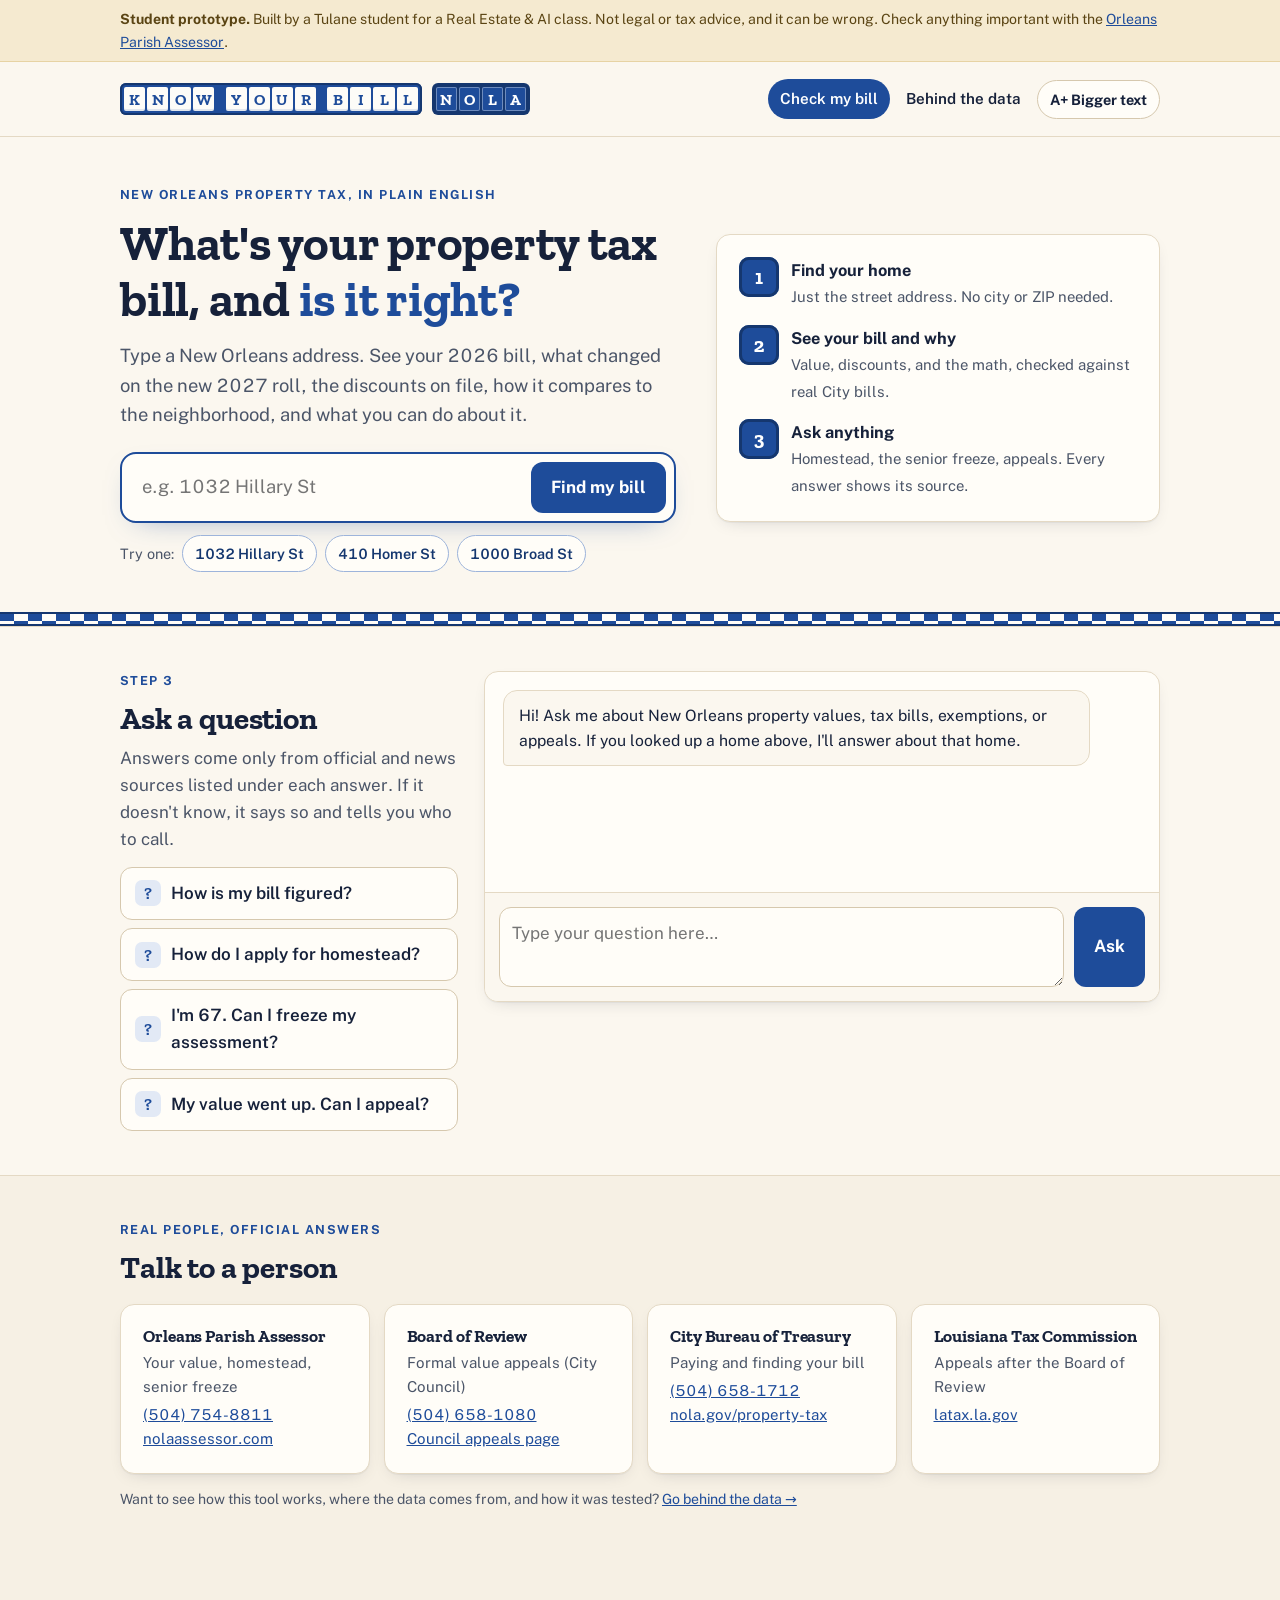
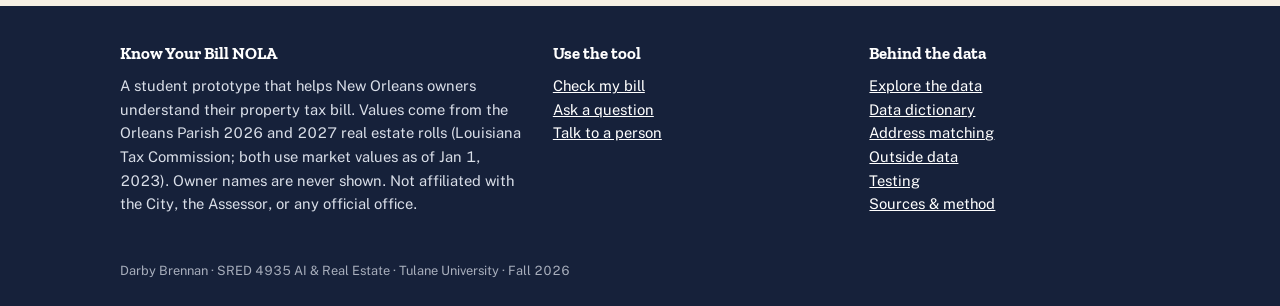
<file: know-your-bill-site/index.html>
<!doctype html>
<html lang="en">
<head>
<meta charset="utf-8">
<meta name="viewport" content="width=device-width, initial-scale=1">
<title>Know Your Bill NOLA</title>
<meta name="description" content="Look up any New Orleans property, see its estimated 2026 tax bill and exemptions, and get plain-English answers about homestead, the senior freeze, and appeals.">
<link rel="preconnect" href="https://fonts.googleapis.com"><link rel="preconnect" href="https://fonts.gstatic.com" crossorigin>
<link href="https://fonts.googleapis.com/css2?family=Public+Sans:wght@400;500;600;700&family=Zilla+Slab:wght@600;700&display=swap" rel="stylesheet">
<link rel="stylesheet" href="assets/site.css">
<style>
/* hero */
.hero{background:var(--paper-2);padding:48px 0 40px}
.hero .wrap{display:grid;grid-template-columns:minmax(0,1.25fr) minmax(0,1fr);gap:40px;align-items:center}
.hero h1 em{font-style:normal;color:var(--tile)}
.hero .lead{font-size:1.15rem;color:var(--ink-2);margin:14px 0 22px;max-width:560px}
.search{display:flex;gap:10px;background:var(--card);border:2px solid var(--tile);border-radius:16px;padding:8px;box-shadow:0 10px 30px -18px rgba(30,76,154,.6)}
.search input{flex:1;min-width:0;border:0;background:transparent;font:inherit;font-size:1.15rem;padding:10px 12px;color:var(--ink)}
.search input:focus{outline:none}
.search:focus-within{box-shadow:0 0 0 4px var(--tile-soft)}
.examples{margin-top:12px;display:flex;flex-wrap:wrap;gap:8px;align-items:center;font-size:.9rem;color:var(--ink-2)}
.how{background:var(--card);border:1px solid var(--line);border-radius:var(--r);padding:22px;box-shadow:var(--shadow)}
.how ol{list-style:none;margin:0;padding:0;display:grid;gap:14px}
.how li{display:grid;grid-template-columns:40px 1fr;gap:12px;align-items:start}
.how .n{width:40px;height:40px;border-radius:10px;background:var(--tile);color:#fff;font-family:var(--display);font-weight:700;font-size:1.25rem;display:grid;place-items:center;box-shadow:inset 0 0 0 3px var(--tile-deep)}
.how b{display:block;font-size:1.02rem}
.how span{color:var(--ink-2);font-size:.93rem}
@media (max-width:860px){.hero .wrap{grid-template-columns:1fr;gap:26px}.hero{padding:32px 0}}
#lout:empty{display:none}
#lout{margin-top:14px}
.lmsg{background:var(--card);border:1px solid var(--line);border-radius:12px;padding:12px 14px;margin:0 0 10px}
.cands{display:grid;gap:8px}
.cand{text-align:left;font:inherit;background:var(--card);border:1px solid var(--line-2);border-radius:12px;padding:12px 14px;cursor:pointer;color:var(--ink)}
.cand:hover{border-color:var(--tile);background:var(--tile-soft)}
.cand b{display:block;font-size:1.05rem}
.cand span{color:var(--ink-2);font-size:.9rem}

/* results */
#results[hidden]{display:none}
.res-head{display:flex;flex-wrap:wrap;gap:8px 20px;align-items:baseline;justify-content:space-between;margin-bottom:18px}
.res-head h2{font-size:clamp(1.7rem,3.6vw,2.4rem);font-family:var(--body);letter-spacing:-.02em}
.res-head .meta{color:var(--ink-2);font-size:.95rem}
.billgrid{display:grid;grid-template-columns:minmax(0,1fr) minmax(0,1.5fr);gap:18px;align-items:stretch}
@media (max-width:860px){.billgrid{grid-template-columns:1fr}}
.bigbill{background:var(--tile);color:#fff;border-radius:var(--r);padding:24px;position:relative;overflow:hidden;box-shadow:inset 0 0 0 4px var(--tile-deep)}
.bigbill::after{content:"";position:absolute;top:-12px;right:-12px;width:96px;height:96px;opacity:.13;
  background:linear-gradient(90deg,#fff 0 50%,transparent 50%) 0 0/30px 30px,linear-gradient(transparent 0 50%,#fff 50%) 0 0/30px 30px}
.bigbill .k{font-weight:600;opacity:.9}
.bigbill .v{font-family:var(--body);font-size:clamp(2.6rem,6.5vw,3.7rem);font-weight:700;letter-spacing:-.03em;line-height:1.05;margin:6px 0 10px}
.bigbill p{margin:0;font-size:.93rem;opacity:.92}
.bigbill a{color:#fff;font-weight:700}
.flow{background:var(--card);border:1px solid var(--line);border-radius:var(--r);padding:20px;display:grid;grid-template-columns:1fr auto 1fr auto 1fr;gap:10px;align-items:center;box-shadow:var(--shadow)}
.flow .step{text-align:center}
.flow .step .k{font-size:.85rem;color:var(--ink-2);font-weight:600}
.flow .step .v{font-family:var(--body);font-weight:700;font-size:1.45rem;letter-spacing:-.02em;line-height:1.2}
.flow .step .s{font-size:.8rem;color:var(--ink-3)}
.flow .arr{color:var(--tile-mid);font-size:1.6rem;font-weight:700}
.flow .step.last .v{color:var(--tile)}
@media (max-width:620px){.flow{grid-template-columns:1fr}.flow .arr{transform:rotate(90deg);text-align:center;line-height:1}}
details.math{margin-top:16px;background:var(--card);border:1px solid var(--line);border-radius:var(--r)}
details.math summary{cursor:pointer;padding:14px 18px;font-weight:700;color:var(--tile);list-style:none}
details.math summary::-webkit-details-marker{display:none}
details.math summary::before{content:"+";display:inline-grid;place-items:center;width:22px;height:22px;margin-right:10px;border-radius:6px;background:var(--tile-soft);color:var(--tile)}
details.math[open] summary::before{content:"−"}
details.math .inner{padding:0 18px 18px}
.figs{display:grid;grid-template-columns:repeat(3,minmax(0,1fr));gap:10px;margin-bottom:14px}
@media (max-width:620px){.figs{grid-template-columns:repeat(2,minmax(0,1fr))}}
.fig{background:var(--paper-2);border:1px solid var(--line);border-radius:10px;padding:10px 12px}
.fig .k{font-size:.78rem;color:var(--ink-2);font-weight:600}
.fig .v{font-weight:700;font-size:1.08rem}
table.mt{width:100%;border-collapse:collapse;font-size:.95rem}
table.mt td{padding:9px 4px;border-bottom:1px solid var(--line)}
table.mt td:last-child{text-align:right;white-space:nowrap;font-weight:600}
table.mt tr:last-child td{border-bottom:0;font-size:1.05rem}
.two{display:grid;grid-template-columns:minmax(0,1fr) minmax(0,1fr);gap:18px;margin-top:18px}
@media (max-width:860px){.two{grid-template-columns:1fr}}
.nbbar{position:relative;height:16px;background:linear-gradient(90deg,var(--tile-soft),#F0E7D6);border-radius:999px;margin:18px 0 6px;border:1px solid var(--line)}
.nbbar i,.nbbar b{position:absolute;top:-7px;width:4px;height:28px;border-radius:3px;transform:translateX(-50%)}
.nbbar i{background:var(--tile)} .nbbar b{background:var(--ink-3)}
.nbleg{display:flex;justify-content:space-between;font-size:.82rem;color:var(--ink-3)}
.key{display:flex;gap:16px;flex-wrap:wrap;font-size:.85rem;color:var(--ink-2);margin-top:8px}
.key span::before{content:"";display:inline-block;width:10px;height:10px;border-radius:2px;margin-right:6px;vertical-align:-1px;background:var(--tile)}
.key span.g::before{background:var(--ink-3)}
.checks{list-style:none;margin:10px 0 0;padding:0;display:grid;gap:10px}
.checks li{display:grid;grid-template-columns:34px 1fr;gap:12px;align-items:start;padding:12px;border-radius:12px;background:var(--paper-2);border:1px solid var(--line);font-size:.96rem}
.checks .ic{width:34px;height:34px;border-radius:9px;display:grid;place-items:center;background:var(--tile-soft);color:var(--tile);font-weight:700}
.checks li.flag{background:var(--brick-soft);border-color:#EBC3AF}
.checks li.flag .ic{background:var(--brick);color:#fff}
.checks li.good .ic{background:var(--moss-soft);color:var(--moss)}
.fine{font-size:.88rem;color:var(--ink-2);margin-top:14px}

/* chat */
.askwrap{display:grid;grid-template-columns:minmax(0,1fr) minmax(0,2fr);gap:26px;align-items:start}
@media (max-width:860px){.askwrap{grid-template-columns:1fr}}
.ctx{background:var(--tile-soft);border-radius:12px;padding:12px 14px;font-size:.95rem;margin-bottom:12px}
.ctx button{font:inherit;font-weight:700;color:var(--tile);background:none;border:0;padding:0;text-decoration:underline;cursor:pointer}
.starters{display:grid;gap:8px}
.starter{text-align:left;font:inherit;font-weight:600;background:var(--card);border:1px solid var(--line-2);border-radius:12px;padding:12px 14px;cursor:pointer;color:var(--ink);display:flex;gap:10px;align-items:center}
.starter::before{content:"?";flex:0 0 26px;height:26px;border-radius:7px;background:var(--tile-soft);color:var(--tile);display:grid;place-items:center;font-family:var(--display)}
.starter:hover{border-color:var(--tile);background:var(--tile-soft)}
.chatpanel{background:var(--card);border:1px solid var(--line);border-radius:var(--r);box-shadow:var(--shadow);overflow:hidden}
.chat{padding:18px;display:flex;flex-direction:column;gap:12px;max-height:620px;overflow-y:auto;min-height:220px}
.msg{max-width:92%;padding:12px 15px;border-radius:14px;font-size:.98rem}
.msg p{margin:0 0 .55em}.msg p:last-child{margin-bottom:0}
.msg ul{margin:.3em 0 .6em;padding-left:1.2em}
.msg.bot{background:var(--paper-2);border:1px solid var(--line);align-self:flex-start;border-bottom-left-radius:4px}
.msg.you{background:var(--tile);color:#fff;align-self:flex-end;border-bottom-right-radius:4px}
.msg.note{align-self:center;background:transparent;color:var(--ink-2);font-size:.85rem;border-top:1px dashed var(--line-2);border-radius:0;max-width:100%;text-align:center;padding:8px 0 0}
.thinking{color:var(--ink-2);font-style:italic}
.cite{font-size:.75em;font-weight:700;text-decoration:none;vertical-align:super;margin-left:1px}
.sources{margin-top:10px;padding-top:8px;border-top:1px solid var(--line);font-size:.82rem;color:var(--ink-2)}
.sources ol{margin:4px 0 0;padding-left:1.3em}
.handoff{margin-top:10px;padding:9px 11px;background:var(--moss-soft);border-radius:9px;font-size:.88rem;color:#1F4A36}
.askform{display:flex;gap:10px;padding:14px;border-top:1px solid var(--line);background:var(--paper-2)}
.askform textarea{flex:1;min-width:0;font:inherit;border:1px solid var(--line-2);border-radius:12px;padding:12px;resize:vertical;min-height:52px;background:var(--card);color:var(--ink)}
.askform textarea:focus{outline:none;border-color:var(--tile);box-shadow:0 0 0 3px var(--tile-soft)}
/* people */
.people .card h3{font-size:1.08rem}
.people .card p{margin:4px 0 0;font-size:.94rem}
.people .what{color:var(--ink-2)}
</style>
</head>
<body data-page="home">
<div id="site-top"></div>

<main>
<section class="hero" aria-labelledby="h1">
  <div class="wrap">
    <div>
      <p class="eyebrow">New Orleans property tax, in plain English</p>
      <h1 id="h1">What's your property tax bill, and <em>is it right?</em></h1>
      <p class="lead">Type a New Orleans address. See your 2026 bill, what changed on the new 2027 roll, the discounts on file, how it compares to the neighborhood, and what you can do about it.</p>
      <form class="search" id="lform" role="search">
        <label class="sr" for="addr">Property address</label>
        <input id="addr" type="text" autocomplete="street-address" placeholder="e.g. 1032 Hillary St">
        <button class="btn" type="submit">Find my bill</button>
      </form>
      <div class="examples">Try one: <button type="button" class="chip ex">1032 Hillary St</button><button type="button" class="chip ex">410 Homer St</button><button type="button" class="chip ex">1000 Broad St</button></div>
      <div id="lout" aria-live="polite"></div>
    </div>
    <aside class="how" aria-label="How it works">
      <ol>
        <li><span class="n">1</span><div><b>Find your home</b><span>Just the street address. No city or ZIP needed.</span></div></li>
        <li><span class="n">2</span><div><b>See your bill and why</b><span>Value, discounts, and the math, checked against real City bills.</span></div></li>
        <li><span class="n">3</span><div><b>Ask anything</b><span>Homestead, the senior freeze, appeals. Every answer shows its source.</span></div></li>
      </ol>
    </aside>
  </div>
</section>
<div class="tileband" aria-hidden="true"></div>

<section class="section" id="results" hidden aria-labelledby="h-res">
  <div class="wrap" id="card"></div>
</section>

<section class="section" id="ask" aria-labelledby="h-ask" style="background:var(--paper-2);border-top:1px solid var(--line);border-bottom:1px solid var(--line)">
  <div class="wrap askwrap">
    <div>
      <p class="eyebrow">Step 3</p>
      <h2 id="h-ask">Ask a question</h2>
      <p class="muted" style="margin-top:8px">Answers come only from official and news sources listed under each answer. If it doesn't know, it says so and tells you who to call.</p>
      <div class="ctx" id="ctx" hidden></div>
      <div class="starters">
        <button type="button" class="starter" id="q1a">How is my bill figured?</button>
        <button type="button" class="starter" id="q2a">How do I apply for homestead?</button>
        <button type="button" class="starter" id="q2b">I'm 67. Can I freeze my assessment?</button>
        <button type="button" class="starter" id="q3a">My value went up. Can I appeal?</button>
      </div>
    </div>
    <div class="chatpanel">
      <div class="chat" id="chat" aria-live="polite">
        <div class="msg bot"><p>Hi! Ask me about New Orleans property values, tax bills, exemptions, or appeals. If you looked up a home above, I'll answer about that home.</p></div>
      </div>
      <form class="askform" id="form">
        <label class="sr" for="ask-in">Your question</label>
        <textarea id="ask-in" rows="2" placeholder="Type your question here…"></textarea>
        <button class="btn" id="send" type="submit">Ask</button>
      </form>
    </div>
  </div>
</section>

<section class="section people" id="people" aria-labelledby="h-people">
  <div class="wrap">
    <p class="eyebrow">Real people, official answers</p>
    <h2 id="h-people" style="margin-bottom:18px">Talk to a person</h2>
    <div class="grid4">
      <div class="card"><h3>Orleans Parish Assessor</h3><p class="what">Your value, homestead, senior freeze</p><p><a href="tel:5047548811">(504) 754-8811</a><br><a href="https://www.nolaassessor.com" target="_blank" rel="noopener">nolaassessor.com</a></p></div>
      <div class="card"><h3>Board of Review</h3><p class="what">Formal value appeals (City Council)</p><p><a href="tel:5046581080">(504) 658-1080</a><br><a href="https://council.nola.gov/resources/property-tax-assessments-and-appeals/" target="_blank" rel="noopener">Council appeals page</a></p></div>
      <div class="card"><h3>City Bureau of Treasury</h3><p class="what">Paying and finding your bill</p><p><a href="tel:5046581712">(504) 658-1712</a><br><a href="https://nola.gov/property-tax/" target="_blank" rel="noopener">nola.gov/property-tax</a></p></div>
      <div class="card"><h3>Louisiana Tax Commission</h3><p class="what">Appeals after the Board of Review</p><p><a href="https://www.latax.la.gov" target="_blank" rel="noopener">latax.la.gov</a></p></div>
    </div>
    <p class="fine">Want to see how this tool works, where the data comes from, and how it was tested? <a href="data.html">Go behind the data →</a></p>
  </div>
</section>
</main>

<div id="site-foot"></div>
<script src="assets/site.js"></script>
<script src="matcher.js"></script>
<script>
const {money, cents, esc, nice} = KYB;
const SOURCES = {
  S1:{t:"New Orleans City Council – Property Tax Assessments & Appeals (Tax Year 2027)",u:"https://council.nola.gov/resources/property-tax-assessments-and-appeals/"},
  S2:{t:"City of New Orleans Treasury – How taxes are calculated (2026 millage table)",u:"https://nola.gov/next/treasury/topics/how-taxes-are-calculated/"},
  S3:{t:"Bureau of Governmental Research – About Your Property Taxes",u:"https://www.bgr.org/about-your-property-taxes/"},
  S4:{t:"BGR media release – Property tax rates across three parishes (Jan 29, 2026)",u:"https://www.bgr.org/wp-content/uploads/Media-Release_New-Data-on-Property-Tax-Rates-Across-Three-Parishes_01.29.26.pdf"},
  S5:{t:"FOX 8 – Proposed 2027 New Orleans millage roll-forward (Sept 28, 2026)",u:"https://www.fox8live.com/2026/09/28/new-orleans-property-owners-could-pay-more-under-proposed-2027-tax-increase/"},
  S6:{t:"Orleans Parish Assessor – 2027 Assessment Rolls Open July 15–Aug 17",u:"https://www.nolaassessor.com/2026/07/13/2027-assessment-rolls-open-for-public-inspection-july-15-to-august-17/"},
  S7:{t:"City of New Orleans – Pay Property Tax / Treasury FAQ",u:"https://nola.gov/property-tax/"},
  S8:{t:"Ballotpedia – Louisiana special assessment level and homestead rules (2022)",u:"https://news.ballotpedia.org/2022/05/25/louisiana-legislature-refers-two-constitutional-amendments-to-2022-ballot-concerning-property-taxes/"},
  S9:{t:"Louisiana Legislature – HB 300 (2025): income limit for special assessment level, Amendment 9, Nov 3, 2026 ballot",u:"https://legis.la.gov/LEGIS/ViewDocument.aspx?d=1414405"},
  S10:{t:"Louisiana Legislature – Act 172 (2022) disabled veteran exemptions digest",u:"https://legis.la.gov/legis/ViewDocument.aspx?d=1294799"},
  S11:{t:"Biz New Orleans – Orleans assessments open; 2023 reassessment background",u:"https://bizneworleans.com/2026-orleans-assessments-open-online-appeals-available/"},
  S12:{t:"Verite News – 2025 Assessor race guide",u:"https://veritenews.org/guides/2025-new-orleans-election-guide/assessor-race/"},
  S13:{t:"Louisiana Illuminator – 2022 amendment results (Orleans 10% cap failed)",u:"https://lailluminator.com/?p=12430"},
  S14:{t:"CABL – Amendment 6 explainer (2018 statewide phase-in of 50%+ increases)",u:"https://cabl.org/whats-up-with-the-amendments-a-close-look-at-constitutional-amendment-6"},
  S15:{t:"Orleans Parish Assessor – Homestead & SAL (exemptions, freezes, documents)",u:"https://www.nolaassessor.com/homestead-sal/"},
  S16:{t:"City of New Orleans – sample 2026 Original Real Estate Tax Bill",u:"https://taxbills.nola.gov/pdfs/2026/615100903.pdf"},
  S17:{t:"Ballotpedia – Amendment 9 (2026) results, unofficial as of Nov 4, 2026",u:"https://ballotpedia.org/Louisiana_Raise_Income_Limit_to_%24150%2C000_for_Special_Property_Tax_Assessment_Amendment_%282026%29"},
  S18:{t:"FOX 8 – City Council approves partial millage roll-forward (Nov 5, 2026)",u:"https://www.fox8live.com/2026/11/05/new-orleans-city-council-approves-millage-roll-forward-raising-taxes-slashing-budget-deficit/"},
  S19:{t:"Orleans Parish Assessor – 2024 quadrennial reassessment release (values as of Jan 1, 2023, tax years 2024–2027)",u:"https://nolaassessor.com/wp-content/uploads/sites/80/2023/07/2024-open-rolls-release.pdf"},
  S20:{t:"Louisiana Tax Commission – Orleans 2027 tax roll files (filed Sep 4, 2026), compared with 2026 by this tool",u:"https://stax.latax.la.gov/TaxRollsFolder/2026/"},
  C1:{t:"U.S. Census ACS 2020–2024 block group data (course data, Tulane SRED 4935)",u:"https://data.census.gov/"},
  P1:{t:"Orleans Parish 2026 real estate roll (Louisiana Tax Commission)",u:"https://stax.latax.la.gov/"},
  P3:{t:"Orleans Parish 2027 real estate roll (Louisiana Tax Commission)",u:"https://stax.latax.la.gov/TaxRollsFolder/2026/"},
  P2:{t:"Your parcel's official 2026 City tax bill",u:"https://taxbills.nola.gov/"}
};
/* The knowledge base and rules live on the server in api/_prompt.js */

const chat=document.getElementById('chat'), form=document.getElementById('form'), ask=document.getElementById('ask-in'), send=document.getElementById('send');
let turns=[];
function fmt(text, order){
  const lines = esc(text).split(/\n+/); let html='', inList=false;
  for (let line of lines){
    line = line.replace(/\*\*(.+?)\*\*/g,'<b>$1</b>')
      .replace(/\[((?:S|P|C)\d+(?:\s*[,;]\s*\[?(?:S|P|C)\d+\]?)*)\]/g,(m,ids)=>ids.split(/[,;\s\[\]]+/).filter(Boolean).map(id=>{ if(!SOURCES[id]) return ''; if(!order.includes(id)) order.push(id); return `<a class="cite" href="${SOURCES[id].u}" target="_blank" rel="noopener">[${order.indexOf(id)+1}]</a>`; }).join(''));
    if (/^\s*[-•]\s+/.test(line)){ if(!inList){html+='<ul>';inList=true;} html+='<li>'+line.replace(/^\s*[-•]\s+/,'')+'</li>'; }
    else { if(inList){html+='</ul>';inList=false;} if(line.trim()) html+='<p>'+line+'</p>'; }
  }
  if(inList) html+='</ul>'; return html;
}
function add(role, html){ const d=document.createElement('div'); d.className='msg '+role; d.innerHTML=html; chat.appendChild(d); chat.scrollTop=chat.scrollHeight; return d; }
function errCopy(code){
  if (code==='no_key') return 'The chat is not set up on this server yet. The property lookup still works, and the offices below can answer your question.';
  if (code==='rate_limited') return 'Too many questions too fast. Wait a minute and try again.';
  return 'Something went wrong getting an answer. Try again, or call the Assessor at (504) 754-8811.';
}
async function askQuestion(q){
  q=q.trim(); if(!q) return;
  add('you','<p>'+esc(q)+'</p>');
  const pending=add('bot','<p class="thinking">Looking through the sources…</p>');
  send.disabled=true; turns.push({role:'user',content:q});
  try{
    const payload=JSON.stringify({messages:turns.slice(-6),property:current?propertyContext(current):''});
    let resp, r;
    for (let attempt=0; attempt<2; attempt++){ // the free AI tier is sometimes busy, so retry once before showing an error
      resp=await fetch('/api/chat',{method:'POST',headers:{'Content-Type':'application/json'},body:payload});
      r=await resp.json().catch(()=>({}));
      if (resp.ok || ![502,503,504].includes(resp.status)) break;
      pending.innerHTML='<p class="thinking">Still looking. The free AI service is busy, trying again…</p>';
    }
    if(!resp.ok){ const err=new Error(r.error||'error'); err.code=r.code||('http_'+resp.status); throw err; }
    const order=[]; let html=fmt(String(r.answer||"I don't know."),order);
    (Array.isArray(r.sources)?r.sources:[]).forEach(id=>{ if(SOURCES[id]&&!order.includes(id)) order.push(id); });
    if(r.handoff) html+='<div class="handoff"><b>Talk to a person:</b> '+esc(r.handoff)+'</div>';
    html+= order.length ? '<div class="sources">Sources<ol>'+order.map(id=>`<li><a href="${SOURCES[id].u}" target="_blank" rel="noopener">${esc(SOURCES[id].t)}</a></li>`).join('')+'</ol></div>'
                        : '<div class="sources">No source matched this answer, so treat it as unverified.</div>';
    pending.innerHTML=html; turns.push({role:'assistant',content:String(r.answer||'')});
  }catch(e){ turns.pop(); pending.innerHTML='<p>'+esc(errCopy(e&&e.code))+'</p>'; }
  finally{ send.disabled=false; }
}

/* ---------- Property lookup ---------- */
// record fields (2027 + census added Nov 6): 23 mv27, 24 av27, 25 hx27, 26 tav27 (null if not on 2027 roll), 27 census block group FIPS ('' if not geocoded)
// record fields: 0 bill,1 addr,2 dist,3 subdiv,4 occ,5 landMV,6 imprMV,7 totMV,8 totAV,9 homestead,10 veteran,11 firstResp,12 otherEx,13 taxAV,14 freeze,15 transferDate,16 price,17 instrument,18 status,19 hsPct,20 mail,21 landAV,22 imprAV
const lform=document.getElementById('lform'), addrIn=document.getElementById('addr'), lout=document.getElementById('lout'), ctx=document.getElementById('ctx'), cardEl=document.getElementById('card'), resultsEl=document.getElementById('results');
let NB=null; fetch('data/nbhd.json').then(r=>r.ok?r.json():null).then(j=>{NB=j;}).catch(()=>{});
let BG=null; fetch('data/bg.json').then(r=>r.ok?r.json():null).then(j=>{BG=j;}).catch(()=>{});
function nbInfo(r){ if(!NB||!r[3]||!/RESIDENTIAL/.test(r[4])||/EX/.test(r[18])) return null; const n=NB[r[3]]; if(!n) return null;
  return {name:r[3],count:n[0],median:n[1],hsPct:n[2],localPct:n[3],diff:r[7]>0?Math.round((r[7]/n[1]-1)*100):null}; }
const loaded={}; let recs=[], index=null, current=null;
const bucketKey=c=>/[A-Z]/.test(c[0])?c[0]:'n'+c[0];
async function ensureBuckets(keys){
  let changed=false;
  for(const k of keys){ if(loaded[k]) continue; try{ const r=await fetch('data/b_'+k+'.json'); loaded[k]=r.ok?await r.json():[]; }catch(e){ loaded[k]=[]; } changed=true; }
  if(changed){ const seen=new Set(); recs=[]; for(const v of Object.values(loaded)) for(const r of v) if(!seen.has(r[0])){seen.add(r[0]);recs.push(r);} index=KYBMatcher.buildIndex(recs,r=>r[1]); }
}
function estimate(r){
  const alg=r[2]===5, hsM=alg?120.50:121.97, totM=alg?132.01:133.48, pfM=11.51, ex=/EX/.test(r[18]);
  const tav=r[13], pfBase=ex?0:Math.max(0,r[8]-r[12]), main=tav*hsM/1000, pf=pfBase*pfM/1000;
  const hsSave=r[9]>0?0:Math.min(7500,tav)*hsM/1000;
  return {alg,hsM,totM,pfM,ex,tav,pfBase,main,pf,total:main+pf,hsSave};
}
function districtName(d){return {1:'CBD / Warehouse District area',2:'French Quarter / Tremé / Lakeview area',3:'Gentilly / 7th–9th Wards / New Orleans East area',4:'Central City / Irish Channel area',5:'Algiers / West Bank',6:'Broadmoor / Fontainebleau area',7:'Carrollton / Hollygrove area'}[d]||'';}
function rollUrl(d){return 'https://stax.latax.la.gov/TaxRollsFolder/2025/ORLEANSDISTRICT'+d+'_2026_TAXROLL.zip';}
function billUrl(b){return 'https://taxbills.nola.gov/pdfs/2026/'+encodeURIComponent(b)+'.pdf';}
function frozen(r){return String(r[14]).split(' | ').some(x=>x!=='0');}
const nicename=s=>nice(s).replace(/\bSt\b(?= [A-Z])/g,'St.');


function chg(a,b){ if(a==null||b==null) return null; if(a===0) return b===0?0:null; return (b/a-1)*100; }
function yoyHtml(r){
  const has=r[23]!=null;
  if(!has) return `<div class="card"><h3>2026 vs. 2027</h3><p class="muted" style="margin-top:8px">This parcel number isn't on the 2027 roll. It may have been split, merged, or renumbered. Ask the Assessor at (504) 754-8811 for the 2027 record.</p></div>`;
  const pc=chg(r[7],r[23]), same=r[23]===r[7], hsG=!r[9]&&r[25]>0, hsL=r[9]>0&&!r[25];
  const row=(k,a,b)=>`<tr><td>${k}</td><td class="n">${money(a)}</td><td class="n">${money(b)}</td></tr>`;
  let msg = same ? `<p style="margin:10px 0 0"><b>Same value on both rolls.</b> 98% of New Orleans homes have the same value for 2027. The values were set Jan 1, 2023 and cover tax years 2024–2027. The next reassessment is for the 2028 roll.</p>`
    : `<p style="margin:10px 0 0"><b>Value ${pc>0?'went up':'went down'} ${Math.abs(pc).toFixed(1)}%</b> (calculated). Only about 2% of homes changed for 2027, usually because of a renovation, new construction, damage, or a correction. The Assessor can tell you what changed.</p>`;
  if(hsG) msg+=`<p style="margin:8px 0 0" class="small"><span class="pill ok">Homestead added for 2027</span></p>`;
  if(hsL) msg+=`<p style="margin:8px 0 0" class="small"><span class="pill bad">Homestead missing on the 2027 roll</span> If an owner still lives here, call the Assessor.</p>`;
  return `<div class="card"><h3>2026 vs. 2027</h3>
    <table class="t" style="margin-top:8px;font-size:.92rem"><thead><tr><th>Recorded on the roll</th><th class="n">2026</th><th class="n">2027</th></tr></thead><tbody>
    ${row('Market value',r[7],r[23])}${row('Assessed value',r[8],r[24])}${row('Homestead',r[9],r[25])}${row('Taxable value',r[13],r[26])}</tbody></table>${msg}
    <p class="small muted" style="margin:10px 0 0">2027 bills (mailed Dec 2026) will use 2027 rates, which aren't final. The Council approved a partial 4.039-mill increase on Nov 5, so this tool doesn't estimate a 2027 bill.</p></div>`;
}
function bgHtml(r){
  const b=BG&&r[27]?BG[r[27]]:null;
  if(!b) return BG?`<div class="card"><h3>Your Census block group</h3><p class="muted" style="margin-top:8px">No Census match for this parcel. About 14% of parcels, mostly condos and parcels without a usable street address, couldn't be placed in a block group, so there are no neighborhood Census numbers here.</p></div>`:'';
  const pct=v=>v==null?'—':Math.round(v)+'%';
  const usd=v=>v==null?'—':money(v);
  return `<div class="card"><h3>Your Census block group</h3><p class="small muted" style="margin:4px 0 10px">${esc(b[0])} · U.S. Census ACS 2020–2024. Describes the neighborhood, not this home.</p>
    <div class="figs" style="grid-template-columns:1fr 1fr;margin-bottom:0">
      <div class="fig"><div class="k">Median household income</div><div class="v">${usd(b[1])}</div></div>
      <div class="fig"><div class="k">Homes lived in by owner</div><div class="v">${pct(b[2])}</div></div>
      <div class="fig"><div class="k">Residents' estimate of home value</div><div class="v">${usd(b[3])}</div></div>
      <div class="fig"><div class="k">Tax roll median for homes here</div><div class="v">${usd(b[5])}</div></div>
      <div class="fig"><div class="k">Median rent</div><div class="v">${usd(b[4])}</div></div>
      <div class="fig"><div class="k">Homes with homestead (roll)</div><div class="v">${pct(b[6])}</div></div>
    </div></div>`;
}

let chatProp=null;
function newTopic(msg){ turns=[]; if(chat.children.length>1) add('note','<p>'+msg+'</p>'); }
function renderCard(r){
  if(chatProp!==r[0]){ chatProp=r[0]; newTopic('New chat about <b>'+esc(nice(r[1]))+'</b>. Answers below are only about this property.'); }
  current=r; const e=estimate(r);
  SOURCES.P1={t:'Orleans Parish 2026 real estate roll, District '+r[2]+' (Louisiana Tax Commission)',u:rollUrl(r[2])};
  SOURCES.P2={t:'This tool\'s 2026 bill estimate for parcel '+r[0]+' (opens the official bill to compare)',u:billUrl(r[0])};
  SOURCES.P3={t:'Orleans Parish 2027 real estate roll, District '+r[2]+' (Louisiana Tax Commission)',u:'https://stax.latax.la.gov/TaxRollsFolder/2026/'};
  const res=/RESIDENTIAL/.test(r[4]), fz=frozen(r);
  const exs=[]; if(r[9]) exs.push('Homestead '+money(r[9])+(r[19]&&!/^100/.test(r[19])?' ('+parseFloat(r[19])+'% share)':''));
  if(r[10]) exs.push('Veteran '+money(r[10])); if(r[11]) exs.push('First responder '+money(r[11])); if(r[12]) exs.push('Other '+money(r[12]));
  const exTotal=r[9]+r[10]+r[11]+r[12];
  const checks=[];
  if(e.ex) checks.push(['','⌂','This parcel is listed as <b>exempt</b> (for example government, church, school, or nonprofit property), so it owes no regular property tax on this record.']);
  if(res && !r[9] && !e.ex) checks.push(['flag','!','<b>No homestead exemption on file.</b> If an owner lives here as their main home, homestead would cut about <b>'+money(e.hsSave)+' a year</b>. Rentals and second homes don\'t qualify. Bring proof of ownership, an ID with this address, and an Entergy or cable bill in your name here.']);
  if(r[9]) checks.push(['good','✓','<b>Homestead is on file.</b> It takes $75,000 off the value before most taxes are figured.']);
  if(r[9] && !fz) checks.push(['','65+','<b>Senior or disability freeze?</b> Owners 65+ with household income of $102,700 or less (rising to $150,000 for 2027 under Amendment 9, passed Nov 3 on unofficial results), or with a 50%+ disability, can lock this assessment in place.']);
  if(fz) checks.push(['good','❄','<b>This record has a freeze.</b> The assessment ('+money(r[8])+') is held below 10% of today\'s value ('+money(r[7]*0.1)+').']);
  if(r[9] && !r[10] && !r[11]) checks.push(['','★','<b>Veteran or first responder?</b> A 50%+ service-connected rating, or Orleans first-responder work, adds an exemption on top of homestead.']);
  if(/SALE/.test(r[17]) && r[16]>1000) checks.push(['','$','<b>Last sale: '+money(r[16])+'</b> on '+esc(r[15])+'. The City values it at '+money(r[7])+'. A recent sale price is one of the three kinds of evidence the Board of Review looks at.']);

  const mathRows = e.ex ? '<tr><td>Exempt parcel</td><td>$0.00</td></tr>' :
   `<tr><td>Amount that gets taxed (after discounts${fz?', frozen':''})</td><td>${money(e.tav)}</td></tr>
    <tr><td>× ${e.hsM.toFixed(2)} mills (${e.alg?'Algiers':'East Bank'} rate, minus police and fire) ÷ 1,000</td><td>${cents(e.main)}</td></tr>
    <tr><td>+ Police and fire: ${money(e.pfBase)} × 11.51 mills ÷ 1,000 (homestead doesn't apply)</td><td>${cents(e.pf)}</td></tr>
    <tr><td><b>Estimated 2026 tax</b></td><td><b>${cents(e.total)}</b></td></tr>`;
  const nb=nbInfo(r); let nbHtml='<div class="card"><h3>Compared to your neighborhood</h3><p class="muted" style="margin-top:8px">No neighborhood comparison for this parcel. It only covers homes in subdivisions with 20 or more homes.</p></div>';
  if(nb){ const max=Math.max(r[7],nb.median)*1.6, pos=v=>Math.min(98,Math.max(2,v/max*100));
    const word=nb.diff===null?'':(Math.abs(nb.diff)<5?'about the same as':(nb.diff>0?nb.diff+'% above':Math.abs(nb.diff)+'% below'));
    nbHtml=`<div class="card"><h3>Compared to your neighborhood</h3>
      <p style="margin:8px 0 0">This home's value is <b>${word}</b> the typical home in <b>${esc(nice(nb.name))}</b> (${money(nb.median)}, the middle of ${nb.count.toLocaleString()} homes).</p>
      <div class="nbbar" role="img" aria-label="This home ${money(r[7])}, neighborhood middle ${money(nb.median)}"><b style="left:${pos(nb.median)}%"></b><i style="left:${pos(r[7])}%"></i></div>
      <div class="nbleg"><span>$0</span><span>${money(max)}</span></div>
      <div class="key"><span>This home ${money(r[7])}</span><span class="g">Neighborhood middle ${money(nb.median)}</span></div>
      <p class="small muted" style="margin-top:12px">${nb.hsPct}% of homes here have homestead. A value well above your neighbors' can be worth asking the Assessor about, but size, condition, and lot differ, so this isn't proof your value is wrong.</p></div>`; }
  lout.innerHTML='';
  resultsEl.hidden=false;
  cardEl.innerHTML=`
    <div class="res-head"><div><p class="eyebrow">Step 2 · Your home and your bill</p><h2 id="h-res">${esc(nice(r[1]))}</h2>
      <p class="meta">${esc(r[4].charAt(0)+r[4].slice(1).toLowerCase())} · ${r[3]?esc(nice(r[3]))+' · ':''}District ${r[2]}${districtName(r[2])?' ('+districtName(r[2])+')':''} · Parcel ${esc(r[0])}</p></div>
      <button type="button" class="btn ghost" id="again">Look up another address</button></div>
    <div class="billgrid">
      <div class="bigbill"><div class="k">Estimated 2026 tax bill</div><div class="v">${cents(e.total)}</div>
        <p>Matches real City bills to within a few cents in most cases. <a href="${billUrl(r[0])}" target="_blank" rel="noopener">See the official bill →</a></p></div>
      <div class="flow" aria-label="How the bill is figured">
        <div class="step"><div class="k">What the City says it's worth</div><div class="v">${money(r[7])}</div><div class="s">assessed at about 10%: ${money(r[8])}</div></div>
        <div class="arr" aria-hidden="true">→</div>
        <div class="step"><div class="k">Amount that gets taxed</div><div class="v">${money(r[13])}</div><div class="s">${exTotal?'after '+money(exTotal)+' in discounts':'no discounts on file'}</div></div>
        <div class="arr" aria-hidden="true">→</div>
        <div class="step last"><div class="k">Your estimated bill</div><div class="v">${money(e.total)}</div><div class="s">${e.ex?'exempt':e.alg?'Algiers rates':'East Bank rates'}</div></div>
      </div>
    </div>
    <details class="math"><summary>Show me the math</summary><div class="inner">
      <div class="figs">
        <div class="fig"><div class="k">Market value</div><div class="v">${money(r[7])}</div></div>
        <div class="fig"><div class="k">Land / building</div><div class="v">${money(r[5])} / ${money(r[6])}</div></div>
        <div class="fig"><div class="k">Assessed value</div><div class="v">${money(r[8])}</div></div>
        <div class="fig"><div class="k">Discounts on file</div><div class="v" style="font-size:.95rem">${exs.length?exs.map(esc).join('<br>'):'None'}</div></div>
        <div class="fig"><div class="k">Taxable value</div><div class="v">${money(r[13])}</div></div>
        <div class="fig"><div class="k">Rate used</div><div class="v">${e.totM} mills total</div></div>
      </div>
      <table class="mt"><tbody>${mathRows}</tbody></table>
      <p class="fine" style="margin-bottom:0">Leaves out flat neighborhood security fees and special districts (like the Downtown Development District). If your bill says "ACT 718," a phase-in makes it lower.</p>
    </div></details>
    <div class="two">
      <div class="card"><h3>Things to check</h3><ul class="checks">${checks.map(([c,i,t])=>`<li class="${c}"><span class="ic" aria-hidden="true">${i}</span><div>${t}</div></li>`).join('')}</ul></div>
      <div style="display:grid;gap:18px;align-content:start">${yoyHtml(r)}${nbHtml}${bgHtml(r)}
        <div class="card" style="background:var(--tile-soft);border-color:var(--tile-mid)"><h3>Questions about this home?</h3><p style="margin:8px 0 14px" class="muted">The assistant can explain this bill, the discounts, and your options.</p><button type="button" class="btn" id="askprop">Ask about ${esc(nice(r[1]))}</button></div>
      </div>
    </div>`;
  ask.placeholder='Ask about '+nice(r[1])+'…';
  document.getElementById('askprop').addEventListener('click',()=>{document.getElementById('ask').scrollIntoView({block:'start',behavior:'smooth'});ask.focus({preventScroll:true});});
  document.getElementById('again').addEventListener('click',()=>{window.scrollTo({top:0,behavior:'smooth'});addrIn.focus({preventScroll:true});addrIn.select();});
  resultsEl.scrollIntoView({block:'start',behavior:'smooth'});
  ctx.hidden=false; ctx.innerHTML='Questions are about <b>'+esc(nice(r[1]))+'</b>. <button type="button" id="clearctx">Ask a general question instead</button>';
  document.getElementById('clearctx').addEventListener('click',()=>{current=null;chatProp=null;ctx.hidden=true;ask.placeholder='Type your question here…';newTopic('New chat with general questions. Answers below are not about any one property.');ask.focus();});
}
function propertyContext(r){
  const e=estimate(r);
  return [
   `Address: ${r[1]} | tax bill/parcel ${r[0]} | assessment district ${r[2]}${e.alg?' (Algiers/West Bank)':' (East Bank)'} | subdivision ${r[3]} | type ${r[4]} | status ${r[18]==='EX'?'exempt':'active/taxable'} [P1]`,
   `2026 market value ${money(r[7])} (land ${money(r[5])}, building ${money(r[6])}); assessed value ${money(r[8])} [P1]`,
   `Exemptions on file: homestead ${money(r[9])}${r[19]?' ('+r[19]+'%)':''}, veteran ${money(r[10])}, first responder ${money(r[11])}, other ${money(r[12])}; taxable value ${money(r[13])}; freeze ${frozen(r)?'YES (code '+r[14]+')':'no'} [P1]`,
   `Last recorded transfer: ${r[15]||'unknown'}, price ${r[16]>1000?money(r[16]):'not a market sale or not listed'}, instrument ${r[17]||'unknown'} [P1]`,
   (()=>{const nb=nbInfo(r); return nb?`Neighborhood (assessor subdivision ${nb.name}): median residential market value ${money(nb.median)} across ${nb.count} homes; this home is ${nb.diff}% vs. that median; ${nb.hsPct}% of homes have homestead. Size, condition and lot differ, so this is context, not proof of an error [P1]`:``;})(),
   `Owner mailing address is ${r[20]==='L'?'in New Orleans':r[20]==='A'?'elsewhere in Louisiana':r[20]==='X'?'outside Louisiana':'unknown'} [P1]`,
   e.ex?`Estimated 2026 tax: $0 (exempt parcel) [P2]`:`Estimated 2026 tax: taxable ${money(e.tav)} x ${e.hsM} mills = ${cents(e.main)}, plus police/fire ${money(e.pfBase)} x 11.51 mills = ${cents(e.pf)}, total ${cents(e.total)}; excludes neighborhood fees and any Act 718 phase-in [P2]`,
   (r[9]||e.ex||!/RESIDENTIAL/.test(r[4]))?``:`If an owner lived here and got homestead, estimated savings ${money(e.hsSave)} per year at 2026 rates [P2]`,
   r[23]!=null?`2027 roll (filed Sep 2026, same parcel number): market value ${money(r[23])}, assessed ${money(r[24])}, homestead ${money(r[25])}, taxable ${money(r[26])}. Calculated change in market value from 2026: ${r[23]===r[7]?'none (same value)':(chg(r[7],r[23])>0?'+':'')+chg(r[7],r[23]).toFixed(1)+'%'}. 2027 bill not estimated because 2027 rates are not final [P3]`:`This parcel number is not on the 2027 roll (may be split, merged or renumbered) [P3]`,
   (()=>{const b=BG&&r[27]?BG[r[27]]:null; return b?`Census block group ${b[0]} (ACS 2020-2024, neighborhood not this home): median household income ${b[1]!=null?money(b[1]):'n/a'}; ${b[2]!=null?Math.round(b[2]):'n/a'}% of homes owner-occupied; residents' median estimate of home value ${b[3]!=null?money(b[3]):'n/a'}; median rent ${b[4]!=null?money(b[4]):'n/a'}; tax-roll median value for homes in this block group ${b[5]!=null?money(b[5]):'n/a'} [C1]`:``;})(),
   `Note: 2026 and 2027 roll values both date to Jan 1, 2023; the next reassessment is for the 2028 roll.`
  ].filter(Boolean).join('\n');
}
async function lookup(q){
  q=q.trim(); if(!q) return;
  lout.innerHTML='<p class="lmsg">Searching the 2026 tax roll…</p>';
  if(!window.KYBMatcher){ lout.innerHTML='<p class="lmsg">The address finder did not load. Refresh the page and try again.</p>'; return; }
  const p=KYBMatcher.parse(q); const keys=new Set(); if(p.core) keys.add(bucketKey(p.core)); if(p.coreWithDir) keys.add(bucketKey(p.coreWithDir));
  await ensureBuckets([...keys]);
  if(!index){ lout.innerHTML='<p class="lmsg">Could not load property data. Check your connection and try again.</p>'; return; }
  const m=KYBMatcher.match(q,index);
  if(m.status==='none'){ lout.innerHTML='<p class="lmsg"><b>No match.</b> '+esc(m.reason)+' Check the spelling, or search the Assessor\'s site at <a href="https://www.nolaassessor.com" target="_blank" rel="noopener">nolaassessor.com</a>. Some doubles and condos are filed under a neighboring number.</p>'; return; }
  if(m.status==='match'){ renderCard(m.hits[0].rec); return; }
  const why = m.method.startsWith('nearby') ? 'That exact number isn\'t on the roll. Doubles are often filed under one side\'s number. Is one of these yours?'
            : m.method.startsWith('fuzzy') ? 'We fixed the street spelling. Is this the right property?'
            : 'More than one property matches. The tax roll drops "North" and "South," and some addresses have several units. Pick yours:';
  lout.innerHTML='<p class="lmsg">'+why+'</p><div class="cands">'+m.hits.slice(0,12).map((h,i)=>`<button type="button" class="cand" data-i="${i}"><b>${esc(nice(h.addr))}</b><span>${esc(h.rec[4].charAt(0)+h.rec[4].slice(1).toLowerCase())} · ${esc(nice(h.rec[3]||''))} · District ${h.rec[2]} · worth ${money(h.rec[7])}</span></button>`).join('')+'</div>'+(m.hits.length>12?'<p class="lmsg">Showing 12 of '+m.hits.length+'. Add a unit number to narrow it down.</p>':'');
  lout.querySelectorAll('.cand').forEach(b=>b.addEventListener('click',()=>renderCard(m.hits[+b.dataset.i].rec)));
}
lform.addEventListener('submit',ev=>{ev.preventDefault();lookup(addrIn.value);});
document.querySelectorAll('.chip.ex').forEach(c=>c.addEventListener('click',()=>{addrIn.value=c.textContent;lookup(c.textContent);}));
form.addEventListener('submit',ev=>{ev.preventDefault(); const q=ask.value; ask.value=''; askQuestion(q);});
ask.addEventListener('keydown',ev=>{ if(ev.key==='Enter'&&!ev.shiftKey){ev.preventDefault();form.requestSubmit();} });
['q1a','q2a','q2b','q3a'].forEach(id=>{ const b=document.getElementById(id); b.addEventListener('click',()=>askQuestion(b.textContent)); });
</script>
</body>
</html>
</file>
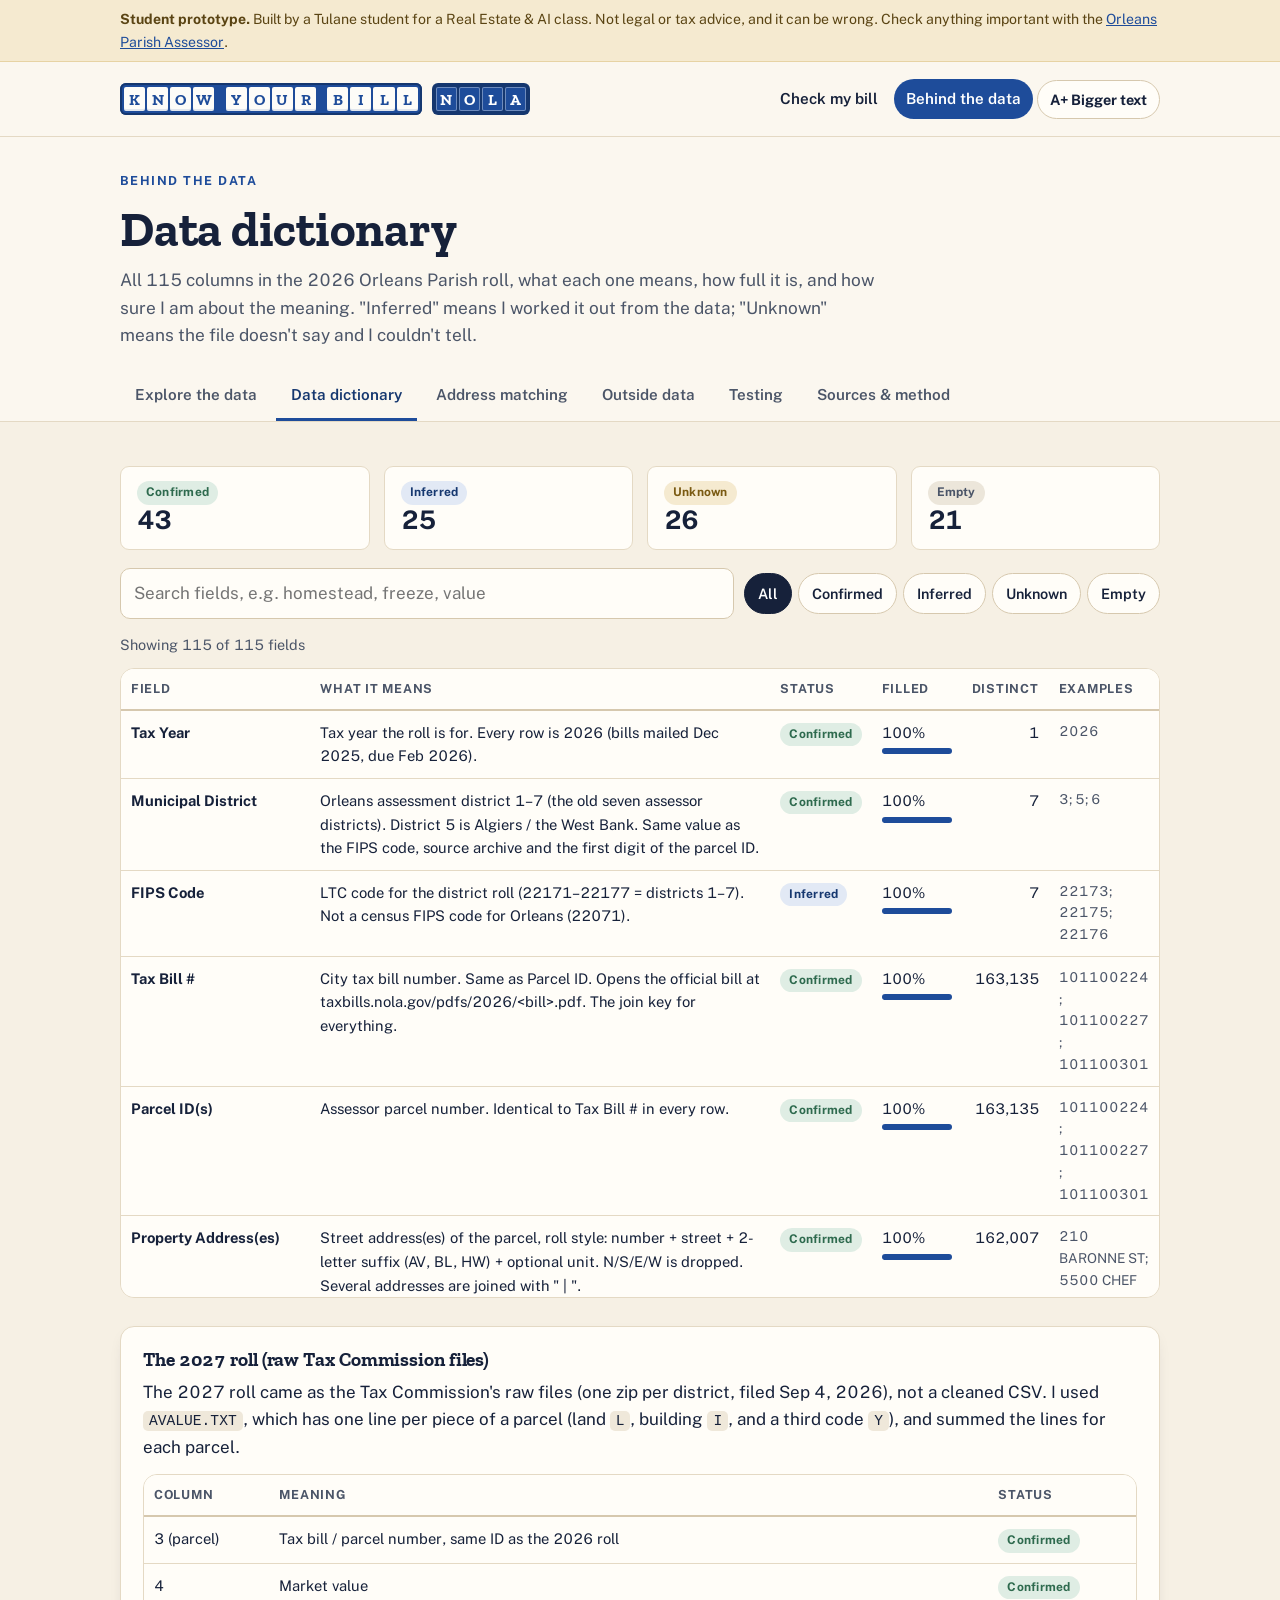
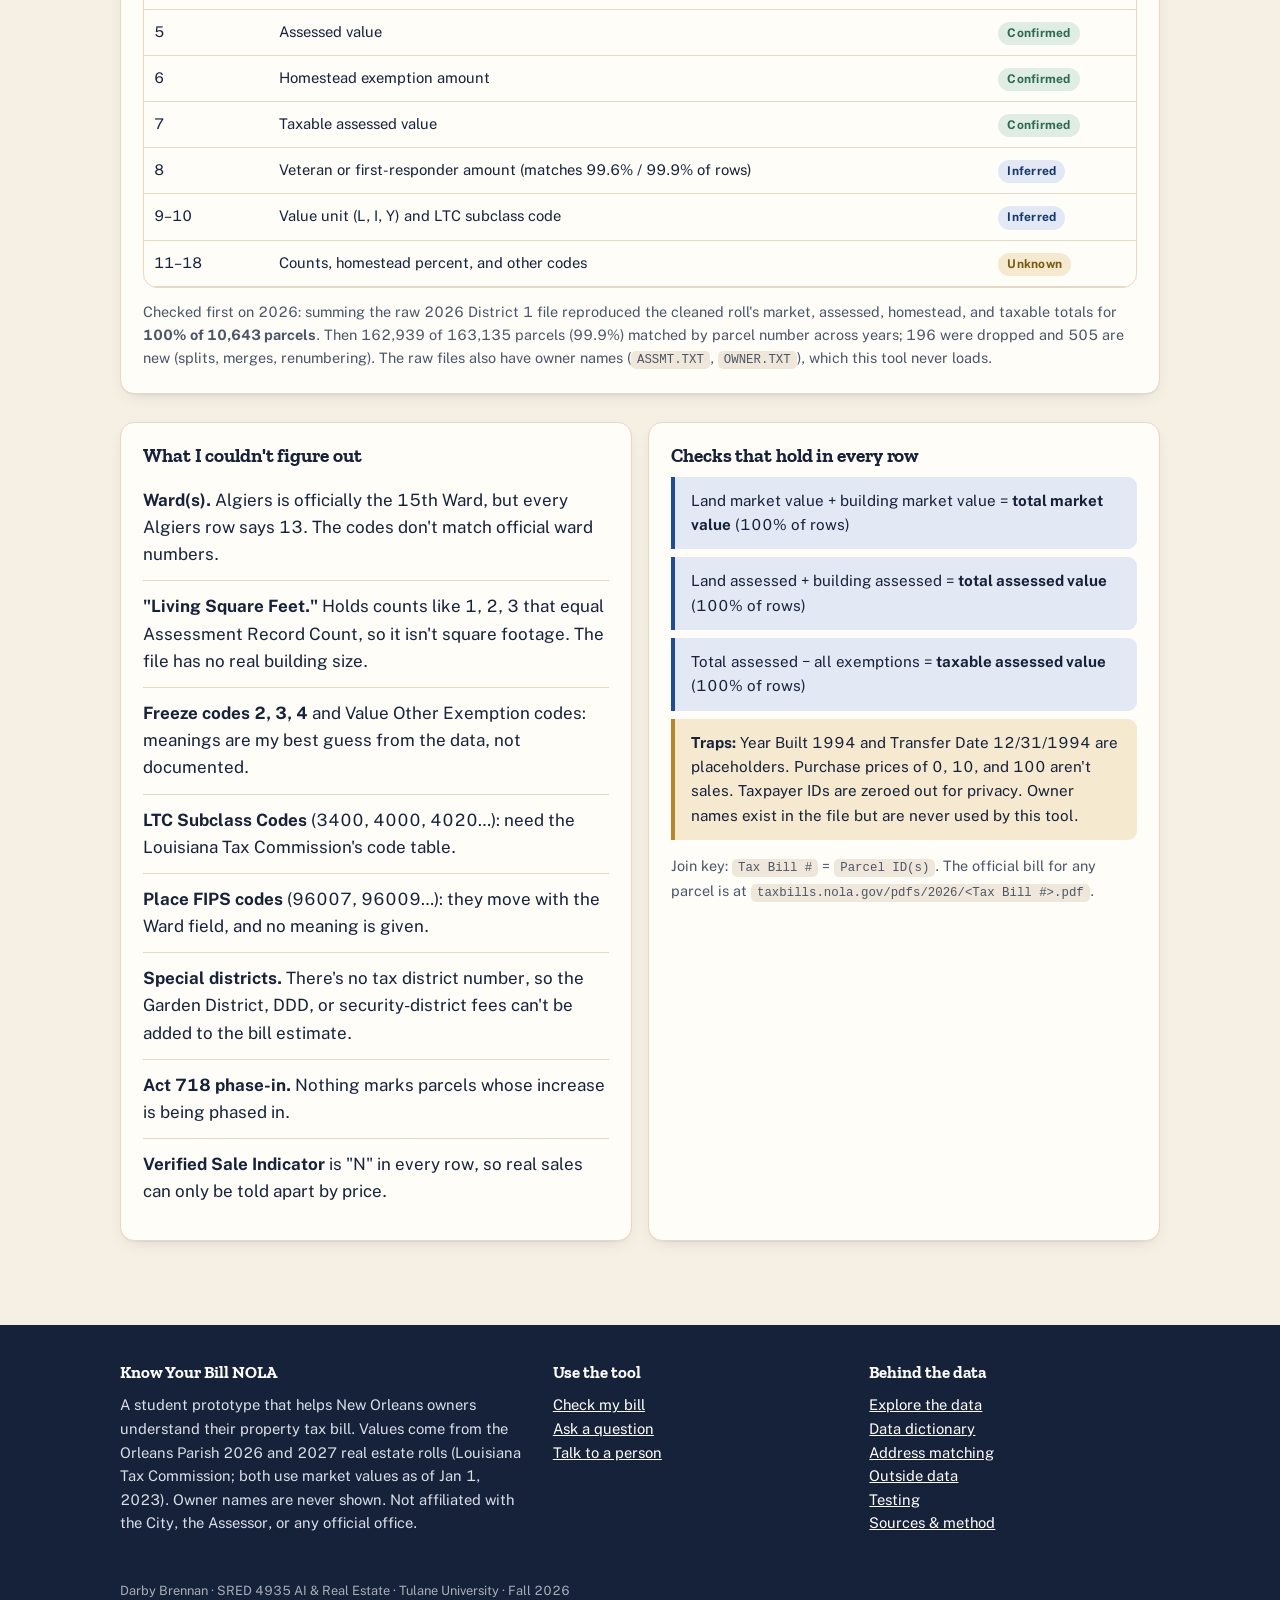
<file: know-your-bill-site/dictionary.html>
<!doctype html>
<html lang="en">
<head>
<meta charset="utf-8"><meta name="viewport" content="width=device-width, initial-scale=1">
<title>Data Dictionary · Know Your Bill NOLA</title>
<link rel="preconnect" href="https://fonts.googleapis.com"><link rel="preconnect" href="https://fonts.gstatic.com" crossorigin>
<link href="https://fonts.googleapis.com/css2?family=Public+Sans:wght@400;500;600;700&family=Zilla+Slab:wght@600;700&display=swap" rel="stylesheet">
<link rel="stylesheet" href="assets/site.css">
<style>
.tools{display:flex;gap:10px;flex-wrap:wrap;align-items:center;margin:18px 0 14px}
.tools input{flex:1;min-width:220px;font:inherit;padding:11px 13px;border:1px solid var(--line-2);border-radius:10px;background:var(--card)}
.fbtn{font:inherit;font-size:.9rem;font-weight:600;padding:8px 13px;border-radius:999px;border:1px solid var(--line-2);background:var(--card);cursor:pointer;color:var(--ink)}
.fbtn[aria-pressed="true"]{background:var(--ink);border-color:var(--ink);color:#fff}
.dict{max-height:70vh;overflow:auto}
.dict td.f{font-weight:700;min-width:170px}
.dict td.ex{color:var(--ink-2);font-size:.85rem;max-width:200px;word-break:break-word}
.dict td.fill{min-width:90px}
.fillbar{height:6px;border-radius:3px;background:#ECE4D4;margin-top:4px;overflow:hidden}
.fillbar i{display:block;height:100%;background:var(--tile)}
.unk li{padding:12px 0;border-bottom:1px solid var(--line)}
.unk li:last-child{border-bottom:0}
.legend{display:grid;gap:8px;margin-top:10px}
</style>
</head>
<body data-page="dictionary">
<div id="site-top"></div>
<section class="subhero"><div class="wrap">
  <p class="eyebrow">Behind the data</p>
  <h1>Data dictionary</h1>
  <p class="lead">All 115 columns in the 2026 Orleans Parish roll, what each one means, how full it is, and how sure I am about the meaning. "Inferred" means I worked it out from the data; "Unknown" means the file doesn't say and I couldn't tell.</p>
  <nav class="subnav" id="subnav" aria-label="Behind the data"></nav>
</div></section>

<main class="section"><div class="wrap">
  <div class="grid4" id="counts"></div>
  <div class="tools">
    <input id="q" type="search" placeholder="Search fields, e.g. homestead, freeze, value" aria-label="Search fields">
    <div id="filters" style="display:flex;gap:6px;flex-wrap:wrap"></div>
  </div>
  <p class="small muted" id="shown"></p>
  <div class="tscroll dict"><table class="t"><thead><tr><th>Field</th><th>What it means</th><th>Status</th><th>Filled</th><th class="n">Distinct</th><th>Examples</th></tr></thead><tbody id="rows"></tbody></table></div>

  <div class="card" style="margin-top:28px"><h3>The 2027 roll (raw Tax Commission files)</h3>
    <p style="margin-top:8px">The 2027 roll came as the Tax Commission's raw files (one zip per district, filed Sep 4, 2026), not a cleaned CSV. I used <code>AVALUE.TXT</code>, which has one line per piece of a parcel (land <code>L</code>, building <code>I</code>, and a third code <code>Y</code>), and summed the lines for each parcel.</p>
    <div class="tscroll" style="margin:12px 0"><table class="t"><thead><tr><th>Column</th><th>Meaning</th><th>Status</th></tr></thead><tbody>
      <tr><td>3 (parcel)</td><td>Tax bill / parcel number, same ID as the 2026 roll</td><td><span class="pill ok">Confirmed</span></td></tr>
      <tr><td>4</td><td>Market value</td><td><span class="pill ok">Confirmed</span></td></tr>
      <tr><td>5</td><td>Assessed value</td><td><span class="pill ok">Confirmed</span></td></tr>
      <tr><td>6</td><td>Homestead exemption amount</td><td><span class="pill ok">Confirmed</span></td></tr>
      <tr><td>7</td><td>Taxable assessed value</td><td><span class="pill ok">Confirmed</span></td></tr>
      <tr><td>8</td><td>Veteran or first-responder amount (matches 99.6% / 99.9% of rows)</td><td><span class="pill info">Inferred</span></td></tr>
      <tr><td>9–10</td><td>Value unit (L, I, Y) and LTC subclass code</td><td><span class="pill info">Inferred</span></td></tr>
      <tr><td>11–18</td><td>Counts, homestead percent, and other codes</td><td><span class="pill warn">Unknown</span></td></tr>
    </tbody></table></div>
    <p class="small muted" style="margin:0">Checked first on 2026: summing the raw 2026 District 1 file reproduced the cleaned roll's market, assessed, homestead, and taxable totals for <b>100% of 10,643 parcels</b>. Then 162,939 of 163,135 parcels (99.9%) matched by parcel number across years; 196 were dropped and 505 are new (splits, merges, renumbering). The raw files also have owner names (<code>ASSMT.TXT</code>, <code>OWNER.TXT</code>), which this tool never loads.</p>
  </div>

  <div class="grid2" style="margin-top:28px">
    <div class="card"><h3>What I couldn't figure out</h3>
      <ul class="clean unk" style="margin-top:8px">
        <li><b>Ward(s).</b> Algiers is officially the 15th Ward, but every Algiers row says 13. The codes don't match official ward numbers.</li>
        <li><b>"Living Square Feet."</b> Holds counts like 1, 2, 3 that equal Assessment Record Count, so it isn't square footage. The file has no real building size.</li>
        <li><b>Freeze codes 2, 3, 4</b> and Value Other Exemption codes: meanings are my best guess from the data, not documented.</li>
        <li><b>LTC Subclass Codes</b> (3400, 4000, 4020…): need the Louisiana Tax Commission's code table.</li>
        <li><b>Place FIPS codes</b> (96007, 96009…): they move with the Ward field, and no meaning is given.</li>
        <li><b>Special districts.</b> There's no tax district number, so the Garden District, DDD, or security-district fees can't be added to the bill estimate.</li>
        <li><b>Act 718 phase-in.</b> Nothing marks parcels whose increase is being phased in.</li>
        <li><b>Verified Sale Indicator</b> is "N" in every row, so real sales can only be told apart by price.</li>
      </ul></div>
    <div class="card"><h3>Checks that hold in every row</h3>
      <div class="legend">
        <div class="note">Land market value + building market value = <b>total market value</b> (100% of rows)</div>
        <div class="note">Land assessed + building assessed = <b>total assessed value</b> (100% of rows)</div>
        <div class="note">Total assessed − all exemptions = <b>taxable assessed value</b> (100% of rows)</div>
        <div class="note warn"><b>Traps:</b> Year Built 1994 and Transfer Date 12/31/1994 are placeholders. Purchase prices of 0, 10, and 100 aren't sales. Taxpayer IDs are zeroed out for privacy. Owner names exist in the file but are never used by this tool.</div>
      </div>
      <p class="small muted" style="margin-top:14px">Join key: <code>Tax Bill #</code> = <code>Parcel ID(s)</code>. The official bill for any parcel is at <code>taxbills.nola.gov/pdfs/2026/&lt;Tax Bill #&gt;.pdf</code>.</p>
    </div>
  </div>
</div></main>
<div id="site-foot"></div>
<script src="assets/site.js"></script>
<script>
const {esc}=KYB; const STAT={Confirmed:'ok',Inferred:'info',Unknown:'warn',Empty:'mute'};
let D=[], filt='All';
function draw(){
  const q=document.getElementById('q').value.trim().toLowerCase();
  const list=D.filter(r=>(filt==='All'||r.status===filt)&&(!q||(r.field+' '+r.meaning+' '+r.examples).toLowerCase().includes(q)));
  document.getElementById('shown').textContent='Showing '+list.length+' of '+D.length+' fields';
  document.getElementById('rows').innerHTML=list.map(r=>`<tr><td class="f">${esc(r.field)}</td><td>${esc(r.meaning)}</td><td><span class="pill ${STAT[r.status]||'mute'}">${esc(r.status)}</span></td>
    <td class="fill">${(+r.percent_filled).toFixed(r.percent_filled%1?1:0)}%<div class="fillbar"><i style="width:${+r.percent_filled}%"></i></div></td><td class="n">${(+r.distinct_values).toLocaleString()}</td><td class="ex">${esc(String(r.examples).slice(0,80))}</td></tr>`).join('');
}
fetch('data/project.json').then(r=>r.json()).then(j=>{
  D=j.dictionary; const c={}; D.forEach(r=>c[r.status]=(c[r.status]||0)+1);
  document.getElementById('counts').innerHTML=['Confirmed','Inferred','Unknown','Empty'].map(s=>`<div class="stat"><div class="k"><span class="pill ${STAT[s]}">${s}</span></div><div class="v">${c[s]||0}</div></div>`).join('');
  document.getElementById('filters').innerHTML=['All','Confirmed','Inferred','Unknown','Empty'].map(s=>`<button class="fbtn" aria-pressed="${s===filt}" data-s="${s}">${s}</button>`).join('');
  document.querySelectorAll('.fbtn').forEach(b=>b.addEventListener('click',()=>{filt=b.dataset.s;document.querySelectorAll('.fbtn').forEach(x=>x.setAttribute('aria-pressed',x===b));draw();}));
  draw();
});
document.getElementById('q').addEventListener('input',draw);
</script>
</body>
</html>
</file>
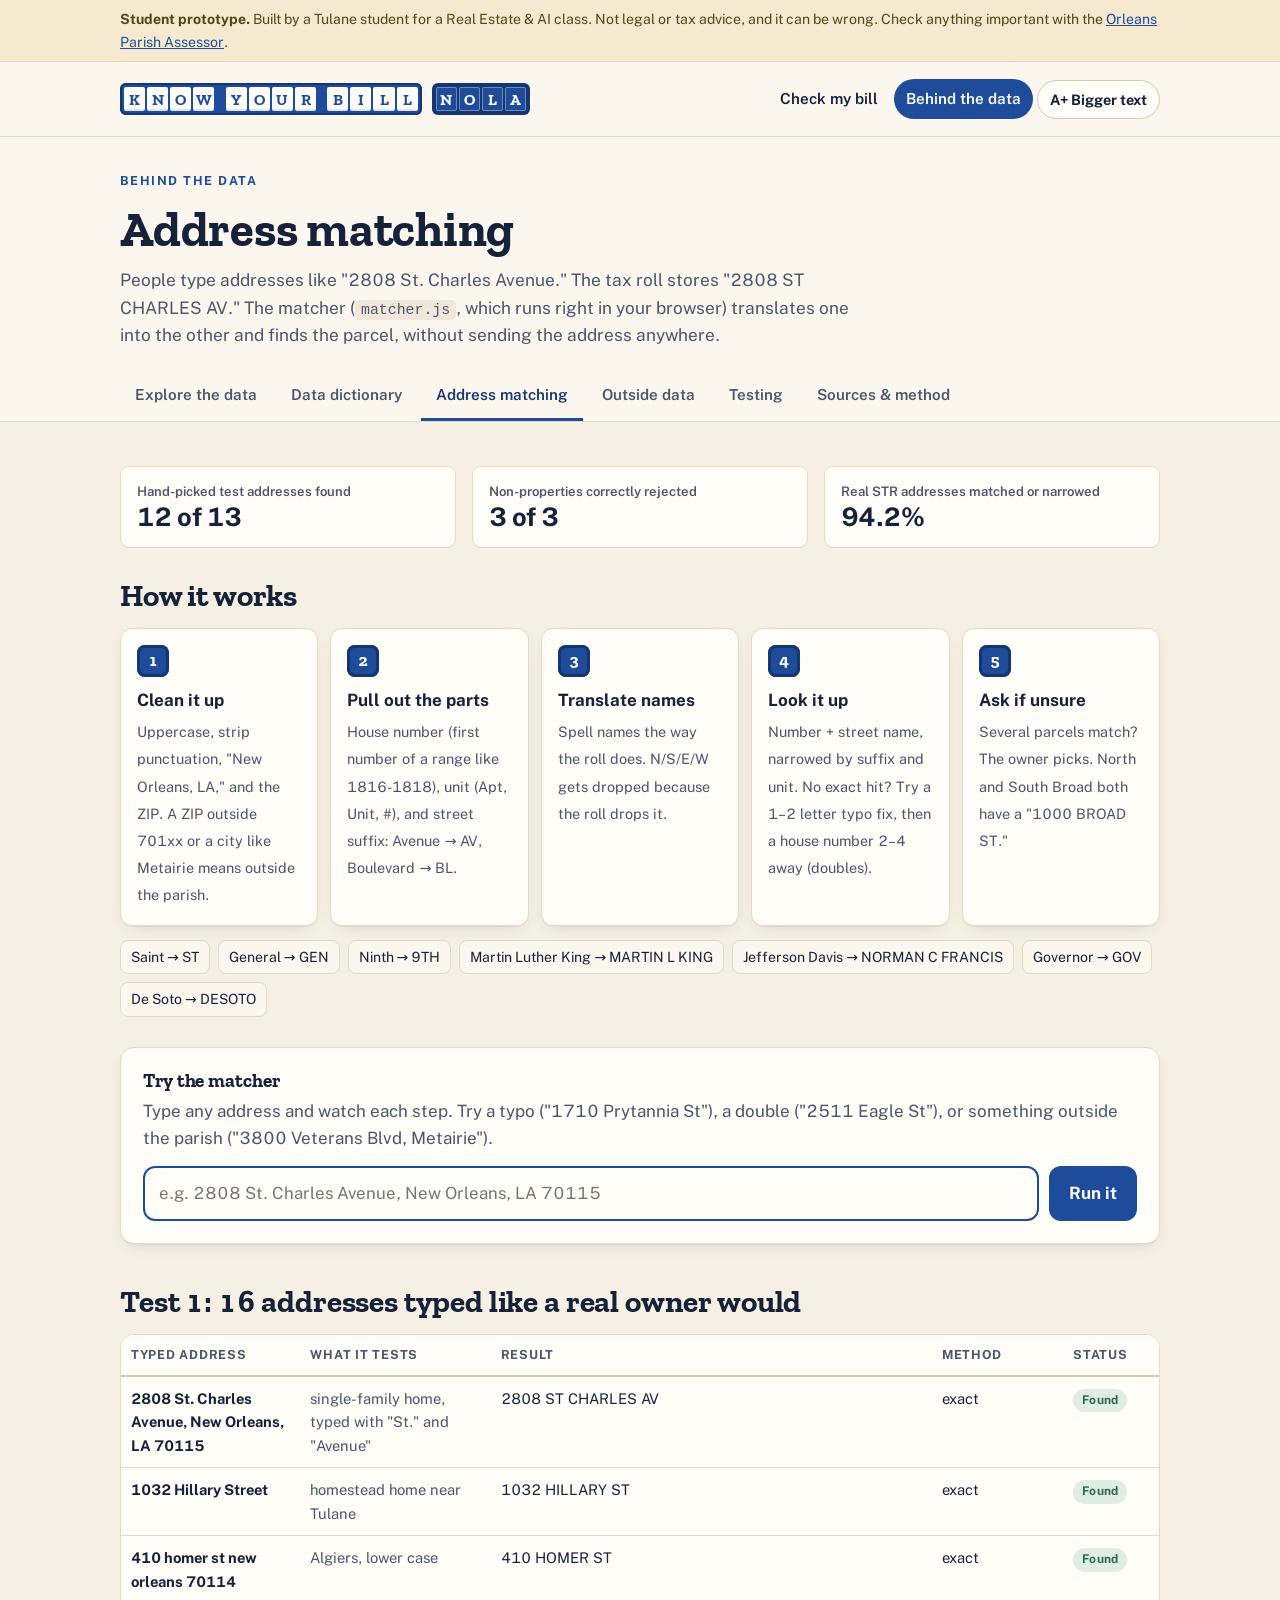
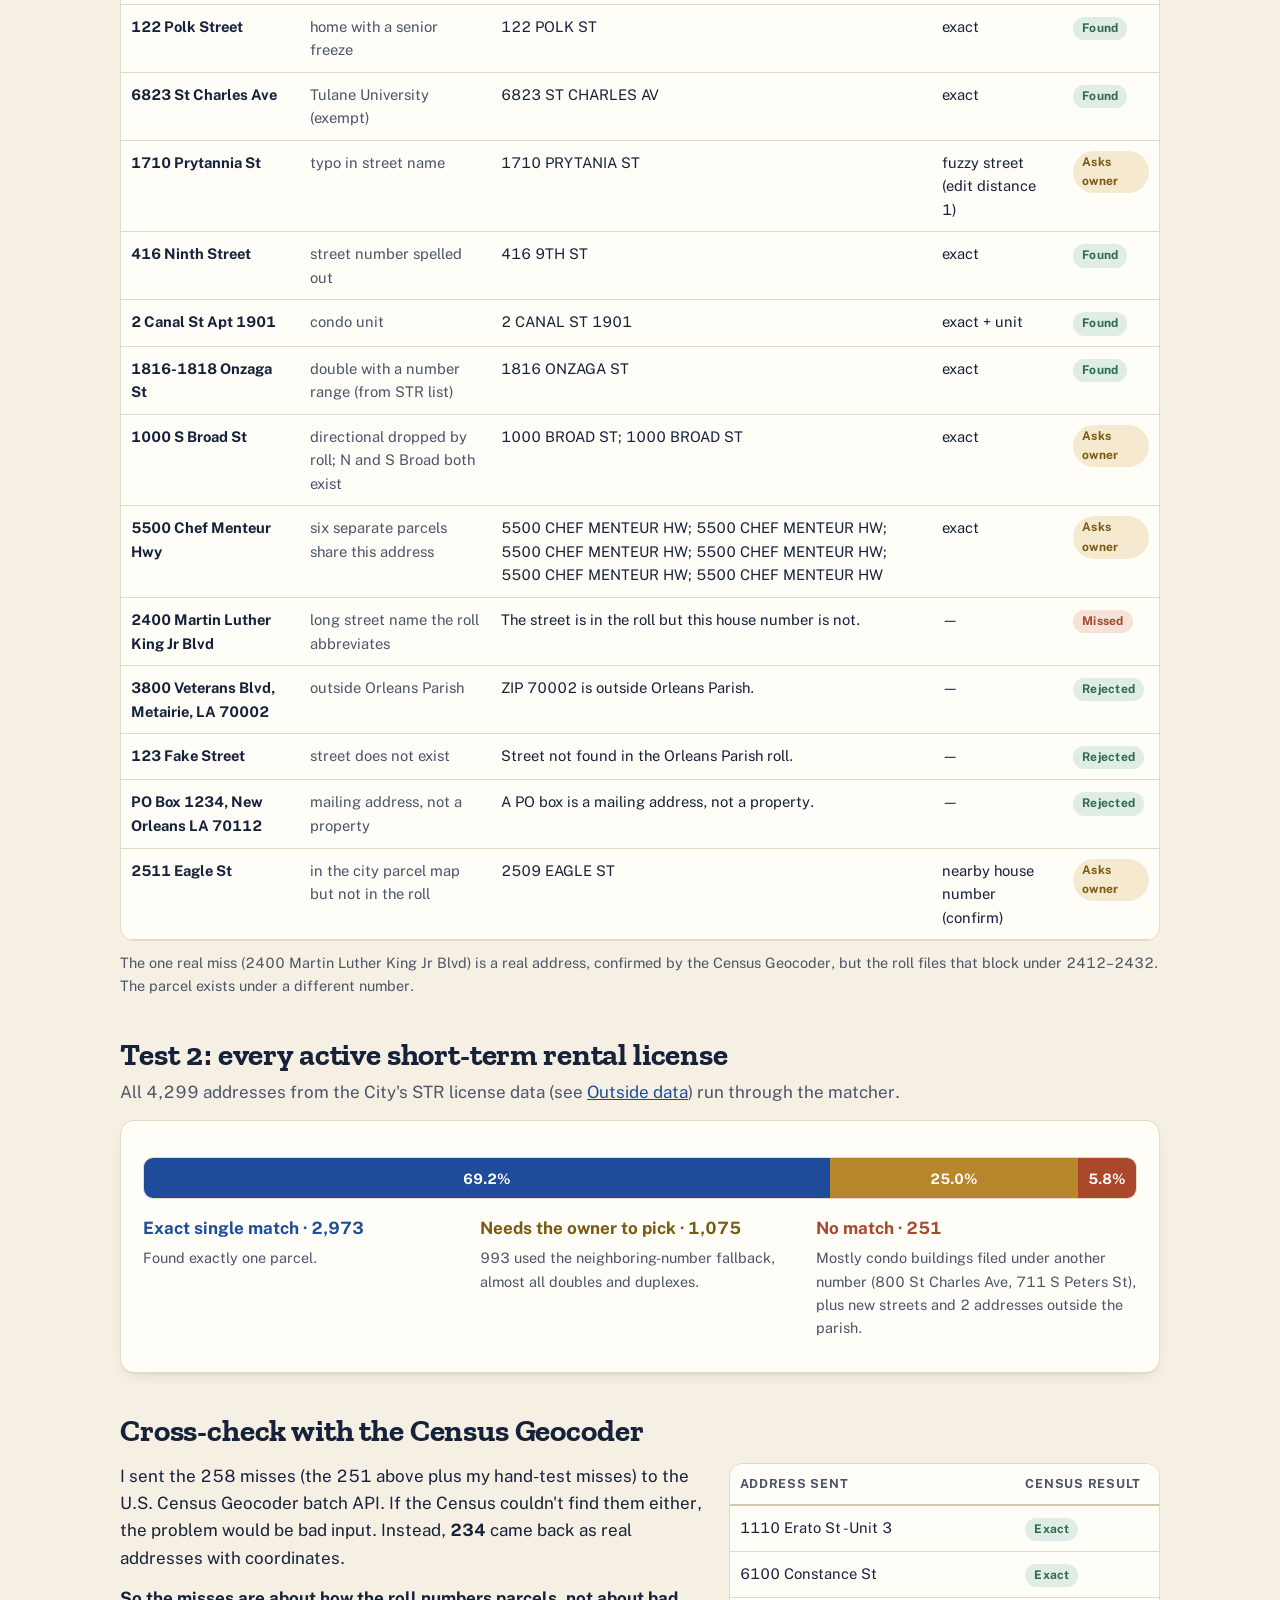
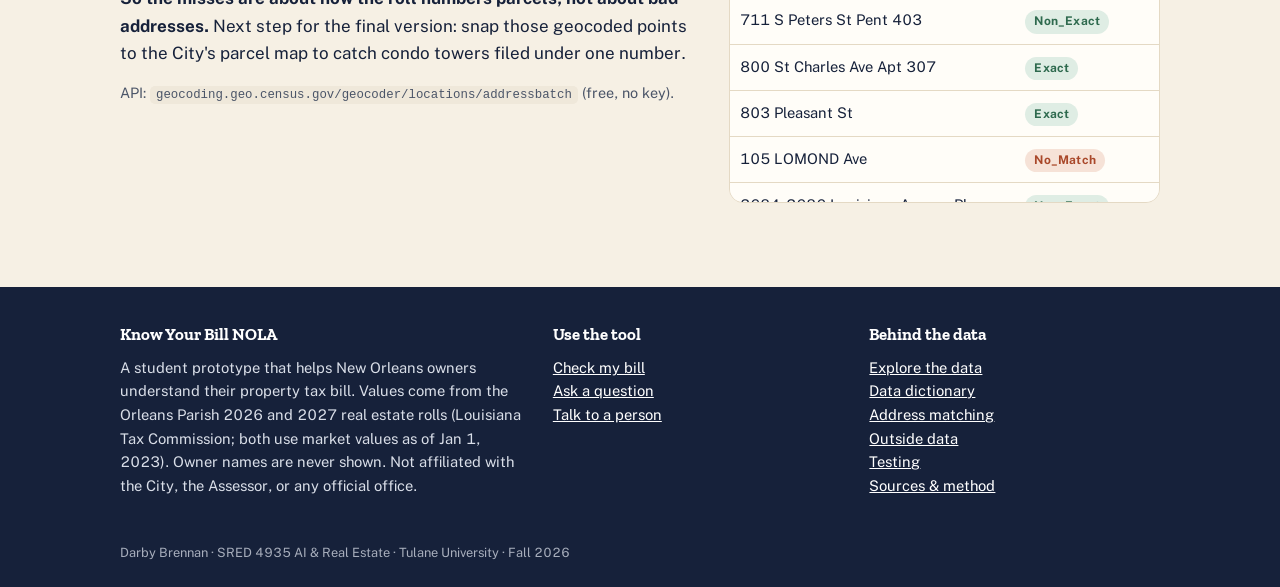
<file: know-your-bill-site/matching.html>
<!doctype html>
<html lang="en">
<head>
<meta charset="utf-8"><meta name="viewport" content="width=device-width, initial-scale=1">
<title>Address Matching · Know Your Bill NOLA</title>
<link rel="preconnect" href="https://fonts.googleapis.com"><link rel="preconnect" href="https://fonts.gstatic.com" crossorigin>
<link href="https://fonts.googleapis.com/css2?family=Public+Sans:wght@400;500;600;700&family=Zilla+Slab:wght@600;700&display=swap" rel="stylesheet">
<link rel="stylesheet" href="assets/site.css">
<style>
.pipe{display:grid;grid-template-columns:repeat(5,minmax(0,1fr));gap:12px;counter-reset:s}
@media (max-width:860px){.pipe{grid-template-columns:1fr 1fr}}
@media (max-width:520px){.pipe{grid-template-columns:1fr}}
.pipe li{list-style:none;background:var(--card);border:1px solid var(--line);border-radius:12px;padding:16px;position:relative;box-shadow:var(--shadow)}
.pipe li::before{counter-increment:s;content:counter(s);display:grid;place-items:center;width:32px;height:32px;border-radius:8px;background:var(--tile);color:#fff;font-family:var(--display);font-weight:700;margin-bottom:10px;box-shadow:inset 0 0 0 3px var(--tile-deep)}
.pipe b{display:block;margin-bottom:4px}
.pipe span{font-size:.9rem;color:var(--ink-2)}
.demo{display:flex;gap:10px;flex-wrap:wrap}
.demo input{flex:1;min-width:220px;font:inherit;font-size:1.05rem;padding:12px 14px;border:2px solid var(--tile);border-radius:12px;background:var(--card)}
.trace{display:grid;grid-template-columns:200px 1fr;gap:0;margin-top:16px;border:1px solid var(--line);border-radius:12px;overflow:hidden;background:var(--card)}
.trace div{padding:10px 14px;border-bottom:1px solid var(--line);font-size:.95rem}
.trace div:nth-child(odd){background:var(--paper-2);font-weight:600;color:var(--ink-2)}
.trace div:nth-last-child(-n+2){border-bottom:0}
@media (max-width:620px){.trace{grid-template-columns:1fr}.trace div:nth-child(odd){border-bottom:0;padding-bottom:2px}}
.stack{display:flex;height:42px;border-radius:10px;overflow:hidden;margin:14px 0 10px;border:1px solid var(--line)}
.stack div{display:grid;place-items:center;color:#fff;font-weight:700;font-size:.9rem;white-space:nowrap;overflow:hidden}
.alias{display:flex;flex-wrap:wrap;gap:8px;margin-top:10px}
.alias span{background:var(--paper-2);border:1px solid var(--line);border-radius:8px;padding:5px 10px;font-size:.88rem}
</style>
</head>
<body data-page="matching">
<div id="site-top"></div>
<section class="subhero"><div class="wrap">
  <p class="eyebrow">Behind the data</p>
  <h1>Address matching</h1>
  <p class="lead">People type addresses like "2808 St. Charles Avenue." The tax roll stores "2808 ST CHARLES AV." The matcher (<code>matcher.js</code>, which runs right in your browser) translates one into the other and finds the parcel, without sending the address anywhere.</p>
  <nav class="subnav" id="subnav" aria-label="Behind the data"></nav>
</div></section>

<main class="section"><div class="wrap">
  <div class="grid3" style="margin-bottom:30px">
    <div class="stat"><div class="k">Hand-picked test addresses found</div><div class="v">12 of 13</div></div>
    <div class="stat"><div class="k">Non-properties correctly rejected</div><div class="v">3 of 3</div></div>
    <div class="stat"><div class="k">Real STR addresses matched or narrowed</div><div class="v">94.2%</div></div>
  </div>

  <h2 style="margin-bottom:14px">How it works</h2>
  <ol class="pipe" style="padding:0;margin:0 0 14px">
    <li><b>Clean it up</b><span>Uppercase, strip punctuation, "New Orleans, LA," and the ZIP. A ZIP outside 701xx or a city like Metairie means outside the parish.</span></li>
    <li><b>Pull out the parts</b><span>House number (first number of a range like 1816-1818), unit (Apt, Unit, #), and street suffix: Avenue → AV, Boulevard → BL.</span></li>
    <li><b>Translate names</b><span>Spell names the way the roll does. N/S/E/W gets dropped because the roll drops it.</span></li>
    <li><b>Look it up</b><span>Number + street name, narrowed by suffix and unit. No exact hit? Try a 1–2 letter typo fix, then a house number 2–4 away (doubles).</span></li>
    <li><b>Ask if unsure</b><span>Several parcels match? The owner picks. North and South Broad both have a "1000 BROAD ST."</span></li>
  </ol>
  <div class="alias"><span>Saint → ST</span><span>General → GEN</span><span>Ninth → 9TH</span><span>Martin Luther King → MARTIN L KING</span><span>Jefferson Davis → NORMAN C FRANCIS</span><span>Governor → GOV</span><span>De Soto → DESOTO</span></div>

  <div class="card" style="margin-top:30px">
    <h3>Try the matcher</h3>
    <p class="muted" style="margin:6px 0 14px">Type any address and watch each step. Try a typo ("1710 Prytannia St"), a double ("2511 Eagle St"), or something outside the parish ("3800 Veterans Blvd, Metairie").</p>
    <form class="demo" id="df"><label class="sr" for="dq">Address</label><input id="dq" placeholder="e.g. 2808 St. Charles Avenue, New Orleans, LA 70115"><button class="btn" type="submit">Run it</button></form>
    <div id="dout"></div>
  </div>

  <h2 style="margin:40px 0 14px">Test 1: 16 addresses typed like a real owner would</h2>
  <div class="tscroll"><table class="t"><thead><tr><th>Typed address</th><th>What it tests</th><th>Result</th><th>Method</th><th>Status</th></tr></thead><tbody id="mt"></tbody></table></div>
  <p class="small muted" style="margin-top:10px">The one real miss (2400 Martin Luther King Jr Blvd) is a real address, confirmed by the Census Geocoder, but the roll files that block under 2412–2432. The parcel exists under a different number.</p>

  <h2 style="margin:40px 0 6px">Test 2: every active short-term rental license</h2>
  <p class="muted">All 4,299 addresses from the City's STR license data (see <a href="outside-data.html">Outside data</a>) run through the matcher.</p>
  <div class="card" style="margin-top:14px">
    <div class="stack" id="stack"></div>
    <div class="grid3" style="margin-top:16px">
      <div><b style="color:var(--tile)">Exact single match · 2,973</b><p class="small muted" style="margin-top:4px">Found exactly one parcel.</p></div>
      <div><b style="color:#7A5A12">Needs the owner to pick · 1,075</b><p class="small muted" style="margin-top:4px">993 used the neighboring-number fallback, almost all doubles and duplexes.</p></div>
      <div><b style="color:var(--brick)">No match · 251</b><p class="small muted" style="margin-top:4px">Mostly condo buildings filed under another number (800 St Charles Ave, 711 S Peters St), plus new streets and 2 addresses outside the parish.</p></div>
    </div>
  </div>

  <h2 style="margin:40px 0 6px">Cross-check with the Census Geocoder</h2>
  <div class="figrow" style="margin-top:14px">
    <div><p>I sent the 258 misses (the 251 above plus my hand-test misses) to the U.S. Census Geocoder batch API. If the Census couldn't find them either, the problem would be bad input. Instead, <b id="gm">234</b> came back as real addresses with coordinates.</p>
      <p><b>So the misses are about how the roll numbers parcels, not about bad addresses.</b> Next step for the final version: snap those geocoded points to the City's parcel map to catch condo towers filed under one number.</p>
      <p class="small muted">API: <code>geocoding.geo.census.gov/geocoder/locations/addressbatch</code> (free, no key).</p></div>
    <div class="tscroll" style="max-height:340px;overflow:auto"><table class="t"><thead><tr><th>Address sent</th><th>Census result</th></tr></thead><tbody id="geo"></tbody></table></div>
  </div>
</div></main>
<div id="site-foot"></div>
<script src="assets/site.js"></script>
<script src="matcher.js"></script>
<script>
const {esc,nice,money}=KYB;
fetch('data/project.json').then(r=>r.json()).then(j=>{
  document.getElementById('mt').innerHTML=j.match_tests.map(r=>{
    const right=/^(match|choose)$/.test(r.match_status)||/reject|outside|not a property/i.test(r.result+r.what_it_tests);
    const st=r.match_status==='match'?'<span class="pill ok">Found</span>':r.match_status==='choose'?'<span class="pill warn">Asks owner</span>':(/Fake|PO Box|Metairie/i.test(r.typed_address)?'<span class="pill ok">Rejected</span>':'<span class="pill bad">Missed</span>');
    return `<tr><td><b>${esc(r.typed_address)}</b></td><td class="muted">${esc(r.what_it_tests)}</td><td>${esc(String(r.result).replace(/\s*\[\d+\w*\]/g,''))}</td><td>${esc(r.match_method||'—')}</td><td>${st}</td></tr>`;}).join('');
  const g=j.geocoder; document.getElementById('gm').textContent=g.matched;
  document.getElementById('geo').innerHTML=g.sample.map(r=>`<tr><td>${esc(String(r.input_address).replace(/, New Orleans, LA, ?$/,''))}</td><td>${r.census_match==='Match'?'<span class="pill ok">'+esc(r.match_type||'Match')+'</span>':'<span class="pill bad">'+esc(r.census_match)+'</span>'}</td></tr>`).join('')+`<tr><td colspan="2" class="muted small">Showing 12 of ${g.total}. Full file: census_geocoder_check.csv</td></tr>`;
});
const tot=4299;[[2973,'var(--tile)','Exact'],[1075,'var(--gold)','Pick'],[251,'var(--brick)','None']].forEach(([n,c,l])=>{
  document.getElementById('stack').insertAdjacentHTML('beforeend',`<div style="width:${n/tot*100}%;background:${c}" title="${l}: ${n}">${(n/tot*100).toFixed(1)}%</div>`);});

// live demo
const loaded={}; let recs=[];
const bucketKey=c=>/[A-Z]/.test(c[0])?c[0]:'n'+c[0];
async function ensure(keys){ let ch=false; for(const k of keys){ if(loaded[k]) continue; try{const r=await fetch('data/b_'+k+'.json'); loaded[k]=r.ok?await r.json():[];}catch(e){loaded[k]=[];} ch=true; }
  if(ch){ const seen=new Set(); recs=[]; for(const v of Object.values(loaded)) for(const r of v) if(!seen.has(r[0])){seen.add(r[0]);recs.push(r);} }
  return KYBMatcher.buildIndex(recs,r=>r[1]); }
document.getElementById('df').addEventListener('submit',async ev=>{
  ev.preventDefault(); const q=document.getElementById('dq').value.trim(); if(!q) return;
  const out=document.getElementById('dout'); out.innerHTML='<p class="muted" style="margin-top:14px">Running…</p>';
  const p=KYBMatcher.parse(q); const keys=new Set(); if(p.core) keys.add(bucketKey(p.core)); if(p.coreWithDir) keys.add(bucketKey(p.coreWithDir));
  const idx=await ensure([...keys]); const m=KYBMatcher.match(q,idx);
  const verdict = m.status==='match'?'<span class="pill ok">Match</span> '+esc(m.hits[0].addr)+' · parcel '+esc(m.hits[0].rec[0])
    : m.status==='choose'?'<span class="pill warn">Asks the owner</span> '+m.hits.length+' candidate'+(m.hits.length>1?'s':'')+': '+m.hits.slice(0,5).map(h=>esc(h.addr)+' (District '+h.rec[2]+')').join(', ')
    : '<span class="pill bad">No match</span> '+esc(m.reason||'');
  out.innerHTML=`<div class="trace">
    <div>You typed</div><div>${esc(q)}</div>
    <div>House number</div><div>${esc((p.nums||[]).join(', ')||'—')}</div>
    <div>Street (roll spelling)</div><div><code>${esc(p.core||'—')}</code>${p.coreWithDir&&p.coreWithDir!==p.core?' <span class="muted small">(also tried <code>'+esc(p.coreWithDir)+'</code>)</span>':''}</div>
    <div>Direction</div><div>${p.dir?esc(p.dir)+' <span class="muted small">(dropped, because the roll drops it)</span>':'—'}</div>
    <div>Suffix / unit</div><div>${esc(p.suffix||'—')} / ${esc(p.unit||'—')}</div>
    <div>ZIP / city</div><div>${esc(p.zip||'—')} / ${esc(p.city||'—')}</div>
    <div>Method used</div><div>${esc(m.method||'—')}</div>
    <div>Result</div><div>${verdict}</div></div>`;
});
</script>
</body>
</html>
</file>
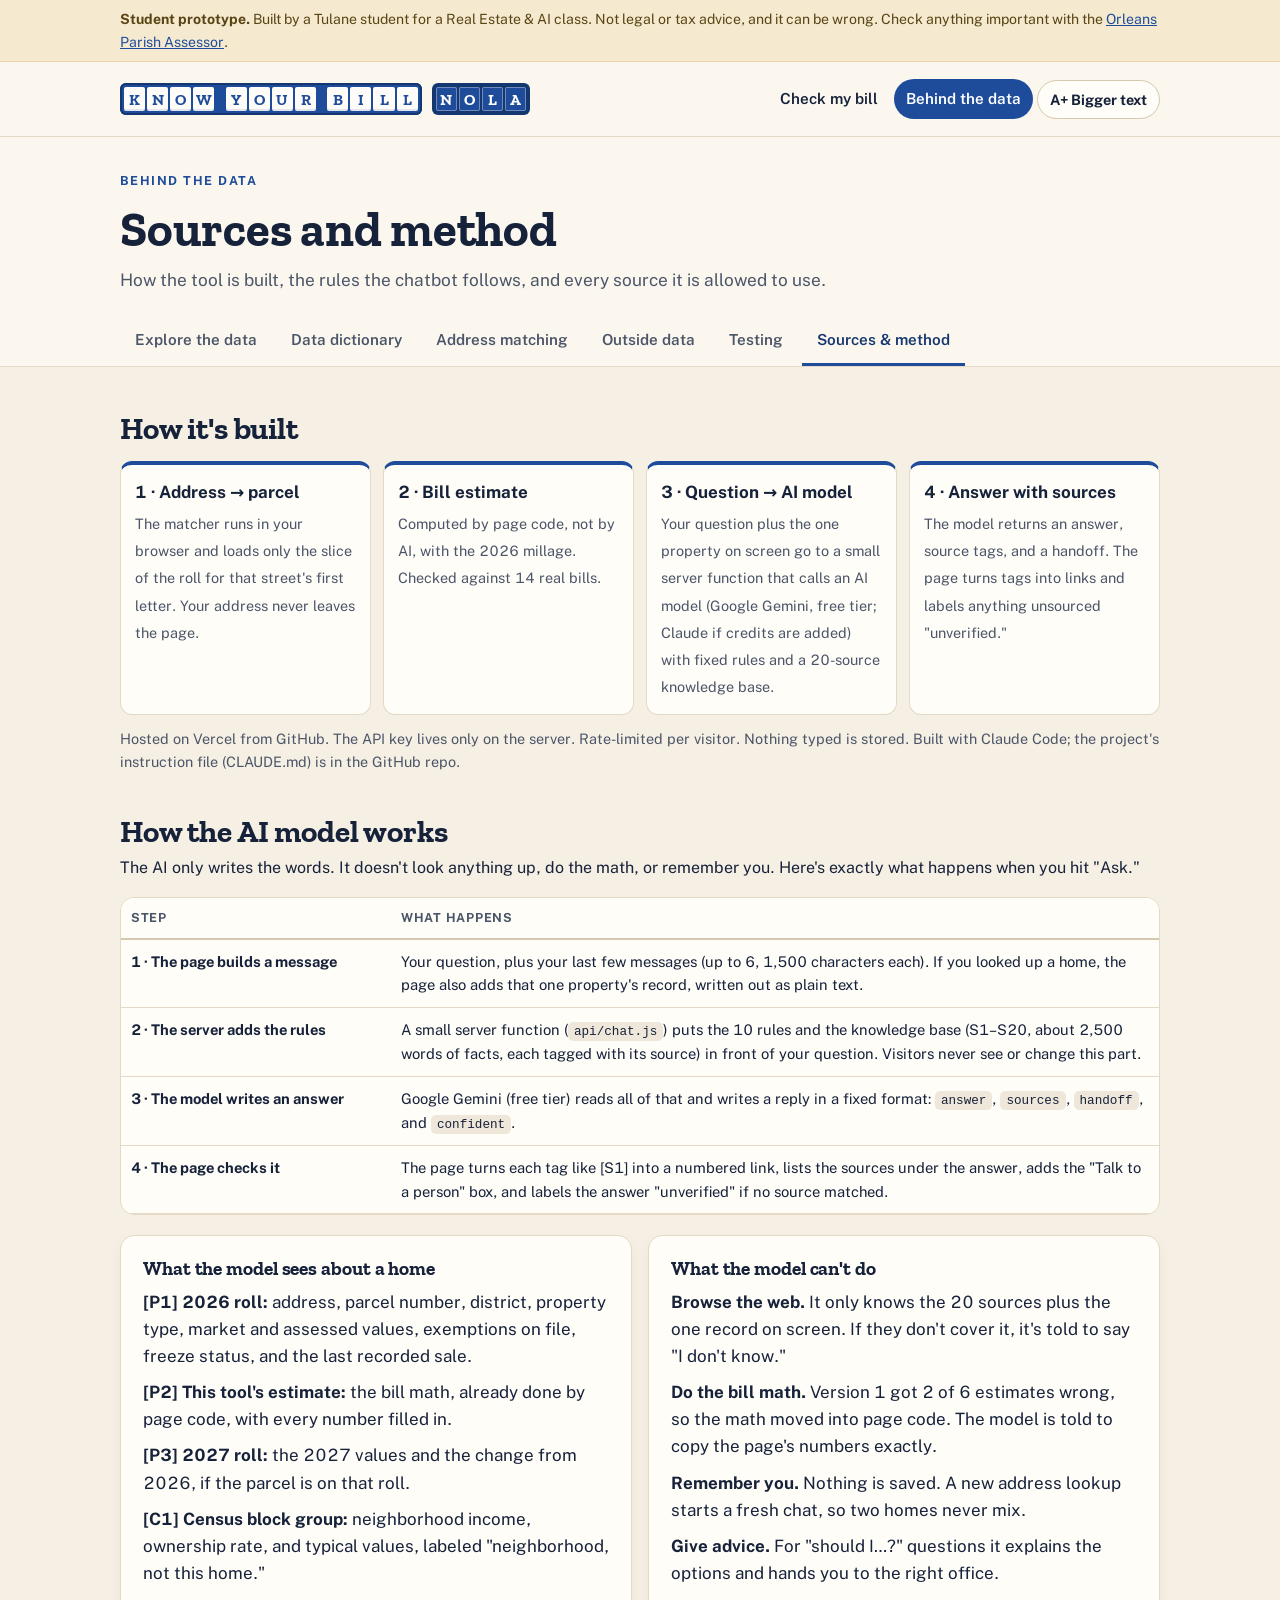
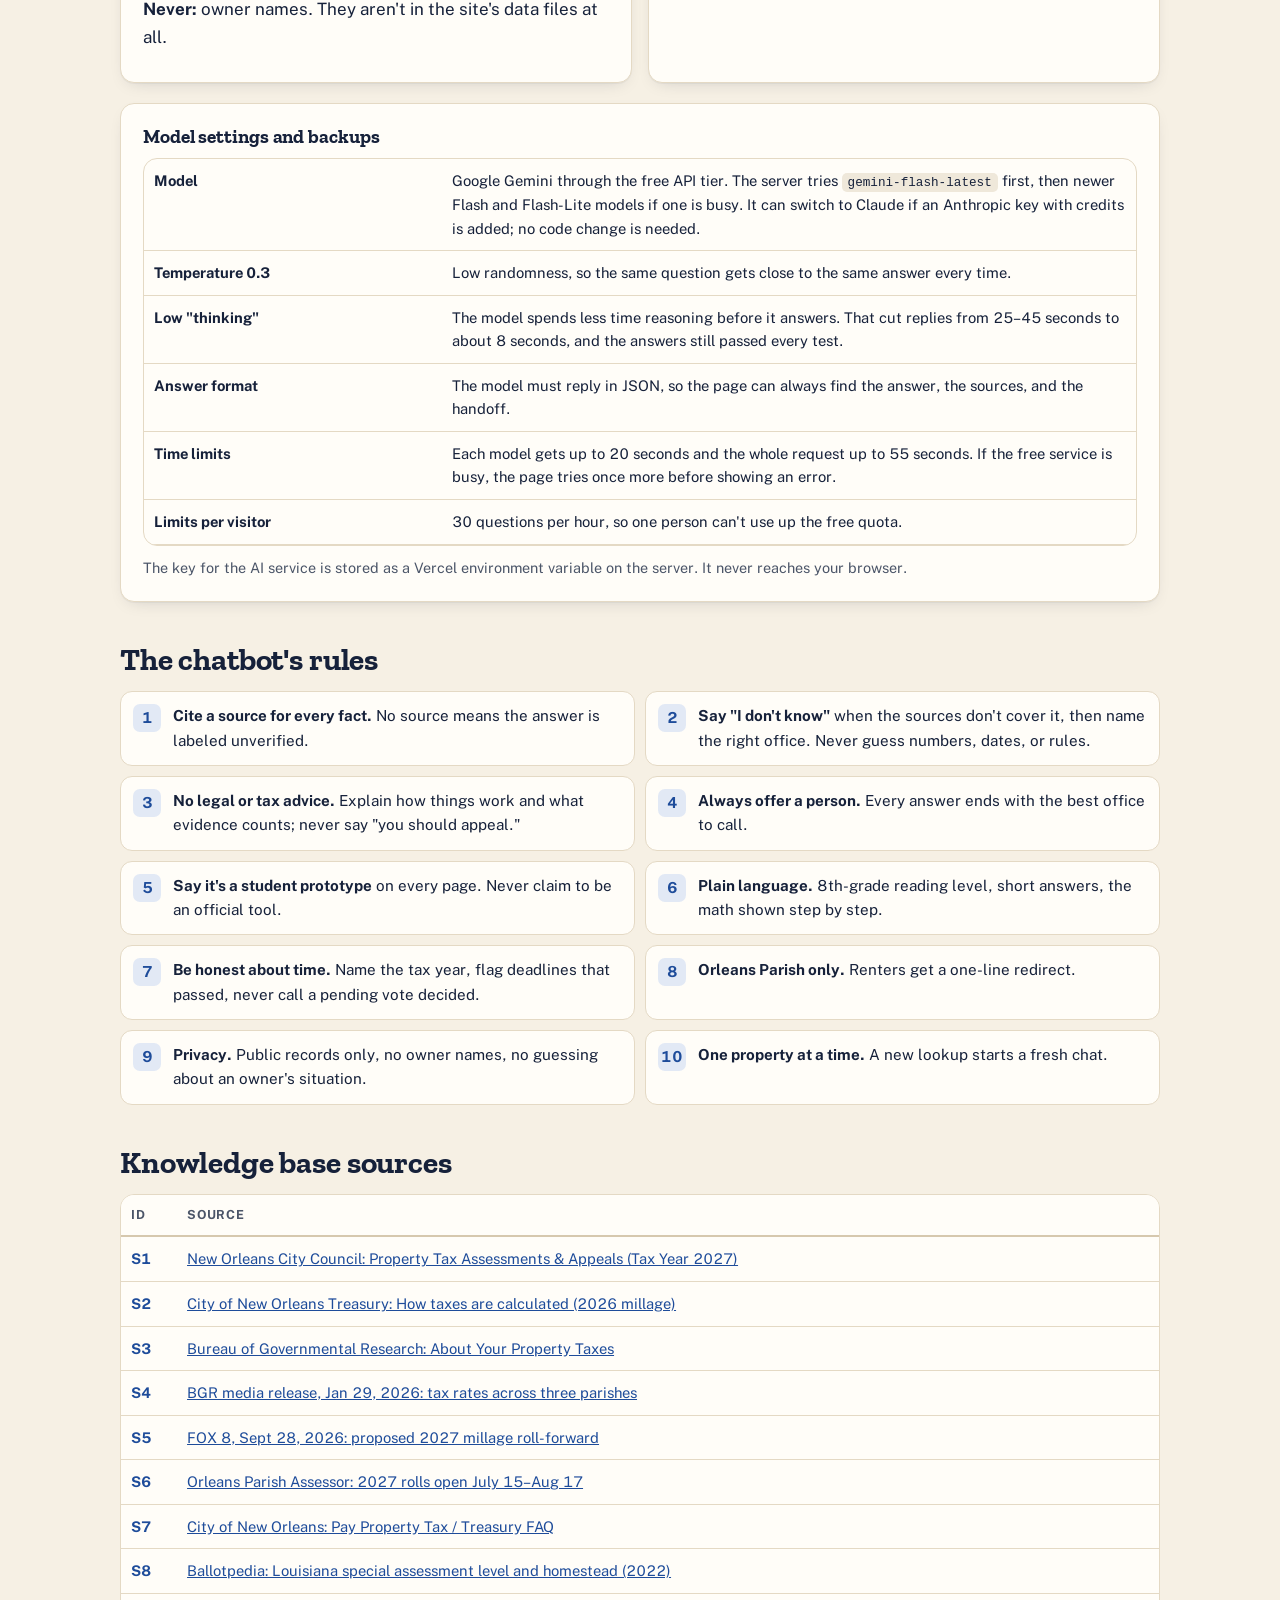
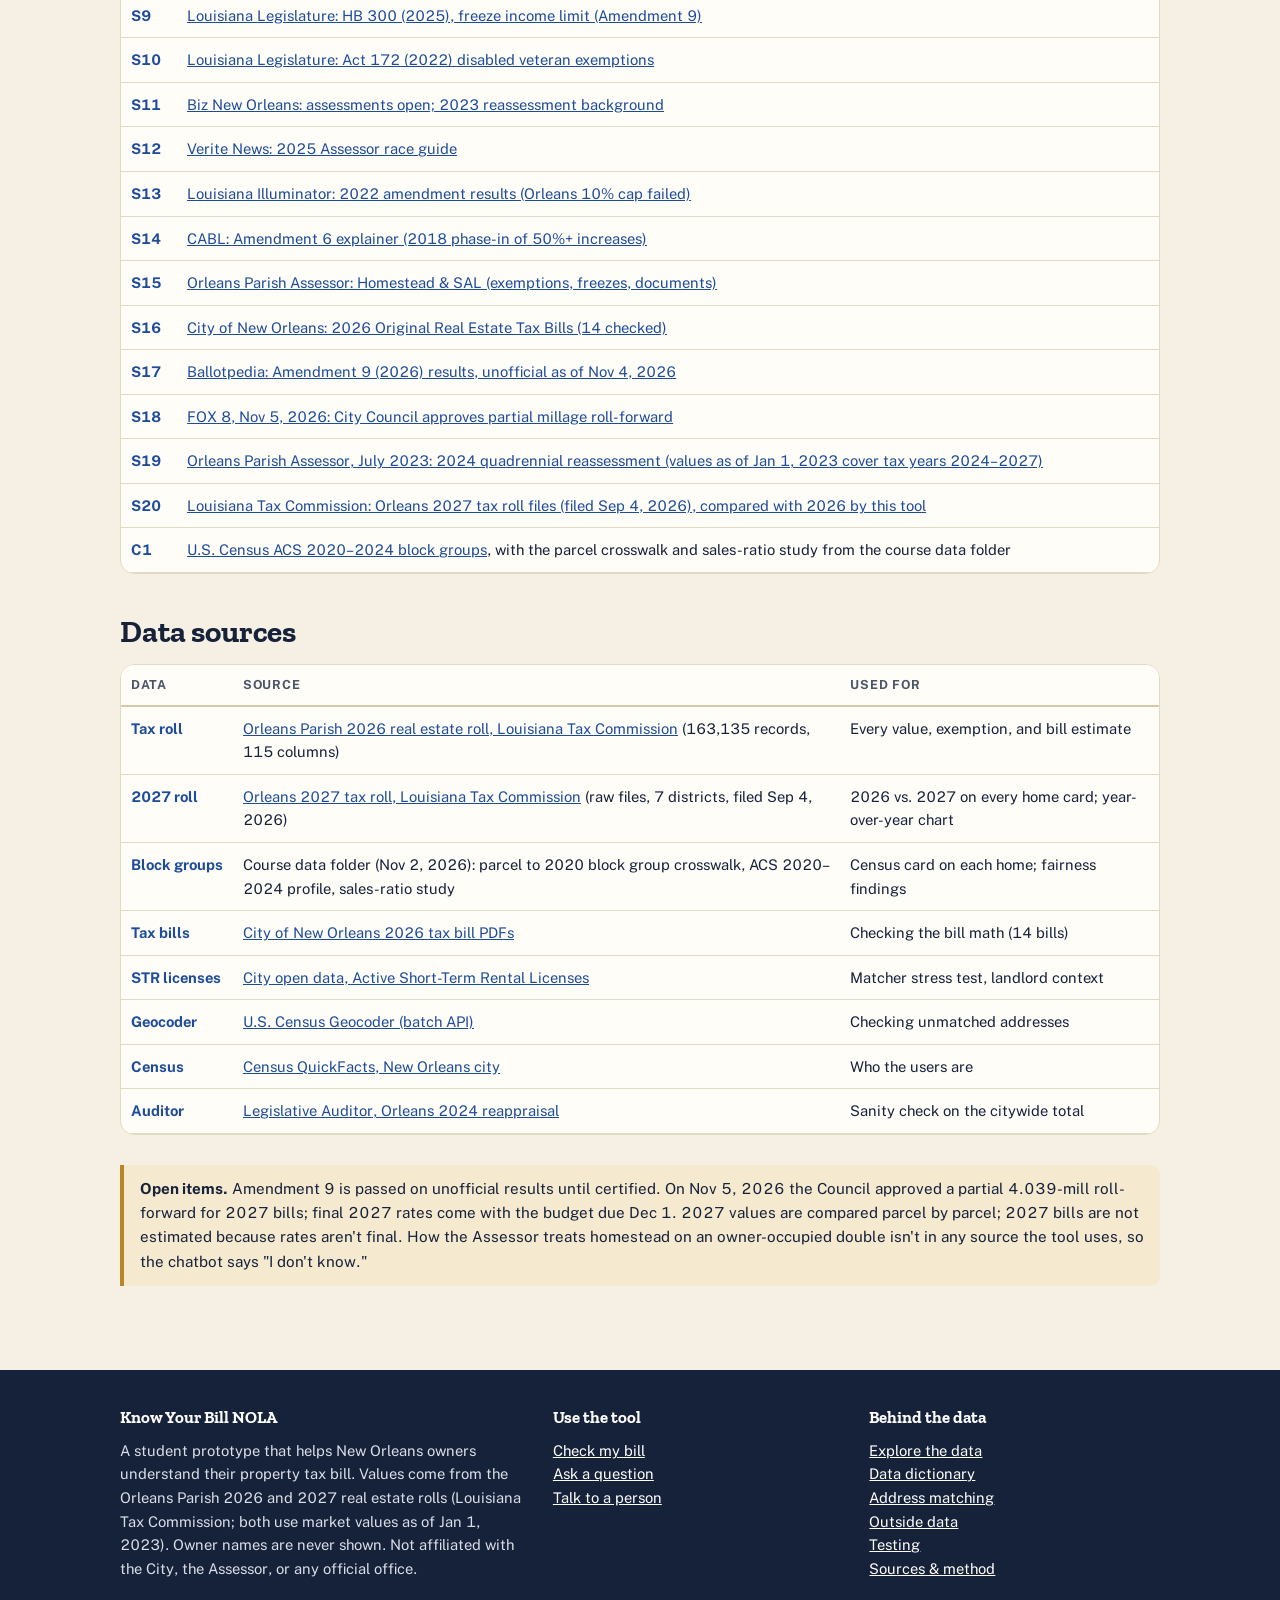
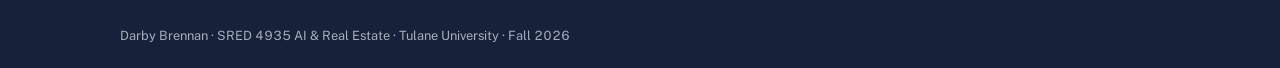
<file: know-your-bill-site/sources.html>
<!doctype html>
<html lang="en">
<head>
<meta charset="utf-8"><meta name="viewport" content="width=device-width, initial-scale=1">
<title>Sources and Method · Know Your Bill NOLA</title>
<link rel="preconnect" href="https://fonts.googleapis.com"><link rel="preconnect" href="https://fonts.gstatic.com" crossorigin>
<link href="https://fonts.googleapis.com/css2?family=Public+Sans:wght@400;500;600;700&family=Zilla+Slab:wght@600;700&display=swap" rel="stylesheet">
<link rel="stylesheet" href="assets/site.css">
<style>
.arch{display:grid;grid-template-columns:repeat(4,minmax(0,1fr));gap:12px;align-items:stretch}
@media (max-width:860px){.arch{grid-template-columns:1fr 1fr}}
@media (max-width:520px){.arch{grid-template-columns:1fr}}
.arch div{background:var(--card);border:1px solid var(--line);border-top:4px solid var(--tile);border-radius:12px;padding:14px}
.arch b{display:block;margin-bottom:4px}
.arch span{font-size:.9rem;color:var(--ink-2)}
.rules{counter-reset:r;list-style:none;padding:0;margin:0;display:grid;grid-template-columns:1fr 1fr;gap:10px}
@media (max-width:760px){.rules{grid-template-columns:1fr}}
.rules li{background:var(--card);border:1px solid var(--line);border-radius:12px;padding:12px 14px 12px 52px;position:relative;font-size:.95rem}
.rules li::before{counter-increment:r;content:counter(r);position:absolute;left:12px;top:12px;width:28px;height:28px;border-radius:7px;background:var(--tile-soft);color:var(--tile);display:grid;place-items:center;font-weight:700}
.src td:first-child{font-weight:700;white-space:nowrap;color:var(--tile)}
.card ul.clean li{margin-bottom:9px}
</style>
</head>
<body data-page="sources">
<div id="site-top"></div>
<section class="subhero"><div class="wrap">
  <p class="eyebrow">Behind the data</p>
  <h1>Sources and method</h1>
  <p class="lead">How the tool is built, the rules the chatbot follows, and every source it is allowed to use.</p>
  <nav class="subnav" id="subnav" aria-label="Behind the data"></nav>
</div></section>

<main class="section"><div class="wrap">
  <h2 style="margin-bottom:14px">How it's built</h2>
  <div class="arch">
    <div><b>1 · Address → parcel</b><span>The matcher runs in your browser and loads only the slice of the roll for that street's first letter. Your address never leaves the page.</span></div>
    <div><b>2 · Bill estimate</b><span>Computed by page code, not by AI, with the 2026 millage. Checked against 14 real bills.</span></div>
    <div><b>3 · Question → AI model</b><span>Your question plus the one property on screen go to a small server function that calls an AI model (Google Gemini, free tier; Claude if credits are added) with fixed rules and a 20-source knowledge base.</span></div>
    <div><b>4 · Answer with sources</b><span>The model returns an answer, source tags, and a handoff. The page turns tags into links and labels anything unsourced "unverified."</span></div>
  </div>
  <p class="small muted" style="margin-top:12px">Hosted on Vercel from GitHub. The API key lives only on the server. Rate-limited per visitor. Nothing typed is stored. Built with Claude Code; the project's instruction file (CLAUDE.md) is in the GitHub repo.</p>

  <h2 style="margin:40px 0 6px">How the AI model works</h2>
  <p class="lead" style="margin:0 0 16px;font-size:1rem">The AI only writes the words. It doesn't look anything up, do the math, or remember you. Here's exactly what happens when you hit "Ask."</p>
  <div class="tscroll"><table class="t"><thead><tr><th style="width:26%">Step</th><th>What happens</th></tr></thead><tbody>
    <tr><td><b>1 · The page builds a message</b></td><td>Your question, plus your last few messages (up to 6, 1,500 characters each). If you looked up a home, the page also adds that one property's record, written out as plain text.</td></tr>
    <tr><td><b>2 · The server adds the rules</b></td><td>A small server function (<code>api/chat.js</code>) puts the 10 rules and the knowledge base (S1–S20, about 2,500 words of facts, each tagged with its source) in front of your question. Visitors never see or change this part.</td></tr>
    <tr><td><b>3 · The model writes an answer</b></td><td>Google Gemini (free tier) reads all of that and writes a reply in a fixed format: <code>answer</code>, <code>sources</code>, <code>handoff</code>, and <code>confident</code>.</td></tr>
    <tr><td><b>4 · The page checks it</b></td><td>The page turns each tag like [S1] into a numbered link, lists the sources under the answer, adds the "Talk to a person" box, and labels the answer "unverified" if no source matched.</td></tr>
  </tbody></table></div>

  <div class="grid2" style="margin-top:20px">
    <div class="card"><h3>What the model sees about a home</h3>
      <ul class="clean" style="margin-top:8px">
        <li><b>[P1] 2026 roll:</b> address, parcel number, district, property type, market and assessed values, exemptions on file, freeze status, and the last recorded sale.</li>
        <li><b>[P2] This tool's estimate:</b> the bill math, already done by page code, with every number filled in.</li>
        <li><b>[P3] 2027 roll:</b> the 2027 values and the change from 2026, if the parcel is on that roll.</li>
        <li><b>[C1] Census block group:</b> neighborhood income, ownership rate, and typical values, labeled "neighborhood, not this home."</li>
        <li><b>Never:</b> owner names. They aren't in the site's data files at all.</li>
      </ul></div>
    <div class="card"><h3>What the model can't do</h3>
      <ul class="clean" style="margin-top:8px">
        <li><b>Browse the web.</b> It only knows the 20 sources plus the one record on screen. If they don't cover it, it's told to say "I don't know."</li>
        <li><b>Do the bill math.</b> Version 1 got 2 of 6 estimates wrong, so the math moved into page code. The model is told to copy the page's numbers exactly.</li>
        <li><b>Remember you.</b> Nothing is saved. A new address lookup starts a fresh chat, so two homes never mix.</li>
        <li><b>Give advice.</b> For "should I…?" questions it explains the options and hands you to the right office.</li>
      </ul></div>
  </div>

  <div class="card" style="margin-top:20px"><h3>Model settings and backups</h3>
    <div class="tscroll" style="margin-top:10px"><table class="t"><tbody>
      <tr><td style="width:30%"><b>Model</b></td><td>Google Gemini through the free API tier. The server tries <code>gemini-flash-latest</code> first, then newer Flash and Flash-Lite models if one is busy. It can switch to Claude if an Anthropic key with credits is added; no code change is needed.</td></tr>
      <tr><td><b>Temperature 0.3</b></td><td>Low randomness, so the same question gets close to the same answer every time.</td></tr>
      <tr><td><b>Low "thinking"</b></td><td>The model spends less time reasoning before it answers. That cut replies from 25–45 seconds to about 8 seconds, and the answers still passed every test.</td></tr>
      <tr><td><b>Answer format</b></td><td>The model must reply in JSON, so the page can always find the answer, the sources, and the handoff.</td></tr>
      <tr><td><b>Time limits</b></td><td>Each model gets up to 20 seconds and the whole request up to 55 seconds. If the free service is busy, the page tries once more before showing an error.</td></tr>
      <tr><td><b>Limits per visitor</b></td><td>30 questions per hour, so one person can't use up the free quota.</td></tr>
    </tbody></table></div>
    <p class="small muted" style="margin:10px 0 0">The key for the AI service is stored as a Vercel environment variable on the server. It never reaches your browser.</p>
  </div>

  <h2 style="margin:40px 0 14px">The chatbot's rules</h2>
  <ol class="rules">
    <li><b>Cite a source for every fact.</b> No source means the answer is labeled unverified.</li>
    <li><b>Say "I don't know"</b> when the sources don't cover it, then name the right office. Never guess numbers, dates, or rules.</li>
    <li><b>No legal or tax advice.</b> Explain how things work and what evidence counts; never say "you should appeal."</li>
    <li><b>Always offer a person.</b> Every answer ends with the best office to call.</li>
    <li><b>Say it's a student prototype</b> on every page. Never claim to be an official tool.</li>
    <li><b>Plain language.</b> 8th-grade reading level, short answers, the math shown step by step.</li>
    <li><b>Be honest about time.</b> Name the tax year, flag deadlines that passed, never call a pending vote decided.</li>
    <li><b>Orleans Parish only.</b> Renters get a one-line redirect.</li>
    <li><b>Privacy.</b> Public records only, no owner names, no guessing about an owner's situation.</li>
    <li><b>One property at a time.</b> A new lookup starts a fresh chat.</li>
  </ol>

  <h2 style="margin:40px 0 14px">Knowledge base sources</h2>
  <div class="tscroll src"><table class="t"><thead><tr><th>ID</th><th>Source</th></tr></thead><tbody>
    <tr><td>S1</td><td><a href="https://council.nola.gov/resources/property-tax-assessments-and-appeals/" target="_blank" rel="noopener">New Orleans City Council: Property Tax Assessments &amp; Appeals (Tax Year 2027)</a></td></tr>
    <tr><td>S2</td><td><a href="https://nola.gov/next/treasury/topics/how-taxes-are-calculated/" target="_blank" rel="noopener">City of New Orleans Treasury: How taxes are calculated (2026 millage)</a></td></tr>
    <tr><td>S3</td><td><a href="https://www.bgr.org/about-your-property-taxes/" target="_blank" rel="noopener">Bureau of Governmental Research: About Your Property Taxes</a></td></tr>
    <tr><td>S4</td><td><a href="https://www.bgr.org/wp-content/uploads/Media-Release_New-Data-on-Property-Tax-Rates-Across-Three-Parishes_01.29.26.pdf" target="_blank" rel="noopener">BGR media release, Jan 29, 2026: tax rates across three parishes</a></td></tr>
    <tr><td>S5</td><td><a href="https://www.fox8live.com/2026/09/28/new-orleans-property-owners-could-pay-more-under-proposed-2027-tax-increase/" target="_blank" rel="noopener">FOX 8, Sept 28, 2026: proposed 2027 millage roll-forward</a></td></tr>
    <tr><td>S6</td><td><a href="https://www.nolaassessor.com/2026/07/13/2027-assessment-rolls-open-for-public-inspection-july-15-to-august-17/" target="_blank" rel="noopener">Orleans Parish Assessor: 2027 rolls open July 15–Aug 17</a></td></tr>
    <tr><td>S7</td><td><a href="https://nola.gov/property-tax/" target="_blank" rel="noopener">City of New Orleans: Pay Property Tax / Treasury FAQ</a></td></tr>
    <tr><td>S8</td><td><a href="https://news.ballotpedia.org/2022/05/25/louisiana-legislature-refers-two-constitutional-amendments-to-2022-ballot-concerning-property-taxes/" target="_blank" rel="noopener">Ballotpedia: Louisiana special assessment level and homestead (2022)</a></td></tr>
    <tr><td>S9</td><td><a href="https://legis.la.gov/LEGIS/ViewDocument.aspx?d=1414405" target="_blank" rel="noopener">Louisiana Legislature: HB 300 (2025), freeze income limit (Amendment 9)</a></td></tr>
    <tr><td>S10</td><td><a href="https://legis.la.gov/legis/ViewDocument.aspx?d=1294799" target="_blank" rel="noopener">Louisiana Legislature: Act 172 (2022) disabled veteran exemptions</a></td></tr>
    <tr><td>S11</td><td><a href="https://bizneworleans.com/2026-orleans-assessments-open-online-appeals-available/" target="_blank" rel="noopener">Biz New Orleans: assessments open; 2023 reassessment background</a></td></tr>
    <tr><td>S12</td><td><a href="https://veritenews.org/guides/2025-new-orleans-election-guide/assessor-race/" target="_blank" rel="noopener">Verite News: 2025 Assessor race guide</a></td></tr>
    <tr><td>S13</td><td><a href="https://lailluminator.com/?p=12430" target="_blank" rel="noopener">Louisiana Illuminator: 2022 amendment results (Orleans 10% cap failed)</a></td></tr>
    <tr><td>S14</td><td><a href="https://cabl.org/whats-up-with-the-amendments-a-close-look-at-constitutional-amendment-6" target="_blank" rel="noopener">CABL: Amendment 6 explainer (2018 phase-in of 50%+ increases)</a></td></tr>
    <tr><td>S15</td><td><a href="https://www.nolaassessor.com/homestead-sal/" target="_blank" rel="noopener">Orleans Parish Assessor: Homestead &amp; SAL (exemptions, freezes, documents)</a></td></tr>
    <tr><td>S16</td><td><a href="https://taxbills.nola.gov/pdfs/2026/615100903.pdf" target="_blank" rel="noopener">City of New Orleans: 2026 Original Real Estate Tax Bills (14 checked)</a></td></tr>
    <tr><td>S17</td><td><a href="https://ballotpedia.org/Louisiana_Raise_Income_Limit_to_%24150%2C000_for_Special_Property_Tax_Assessment_Amendment_%282026%29" target="_blank" rel="noopener">Ballotpedia: Amendment 9 (2026) results, unofficial as of Nov 4, 2026</a></td></tr>
    <tr><td>S18</td><td><a href="https://www.fox8live.com/2026/11/05/new-orleans-city-council-approves-millage-roll-forward-raising-taxes-slashing-budget-deficit/" target="_blank" rel="noopener">FOX 8, Nov 5, 2026: City Council approves partial millage roll-forward</a></td></tr>
    <tr><td>S19</td><td><a href="https://nolaassessor.com/wp-content/uploads/sites/80/2023/07/2024-open-rolls-release.pdf" target="_blank" rel="noopener">Orleans Parish Assessor, July 2023: 2024 quadrennial reassessment (values as of Jan 1, 2023 cover tax years 2024–2027)</a></td></tr>
    <tr><td>S20</td><td><a href="https://stax.latax.la.gov/TaxRollsFolder/2026/" target="_blank" rel="noopener">Louisiana Tax Commission: Orleans 2027 tax roll files (filed Sep 4, 2026), compared with 2026 by this tool</a></td></tr>
    <tr><td>C1</td><td><a href="https://data.census.gov/" target="_blank" rel="noopener">U.S. Census ACS 2020–2024 block groups</a>, with the parcel crosswalk and sales-ratio study from the course data folder</td></tr>
  </tbody></table></div>

  <h2 style="margin:40px 0 14px">Data sources</h2>
  <div class="tscroll src"><table class="t"><thead><tr><th>Data</th><th>Source</th><th>Used for</th></tr></thead><tbody>
    <tr><td>Tax roll</td><td><a href="https://stax.latax.la.gov/" target="_blank" rel="noopener">Orleans Parish 2026 real estate roll, Louisiana Tax Commission</a> (163,135 records, 115 columns)</td><td>Every value, exemption, and bill estimate</td></tr>
    <tr><td>2027 roll</td><td><a href="https://stax.latax.la.gov/TaxRollsFolder/2026/" target="_blank" rel="noopener">Orleans 2027 tax roll, Louisiana Tax Commission</a> (raw files, 7 districts, filed Sep 4, 2026)</td><td>2026 vs. 2027 on every home card; year-over-year chart</td></tr>
    <tr><td>Block groups</td><td>Course data folder (Nov 2, 2026): parcel to 2020 block group crosswalk, ACS 2020–2024 profile, sales-ratio study</td><td>Census card on each home; fairness findings</td></tr>
    <tr><td>Tax bills</td><td><a href="https://taxbills.nola.gov/pdfs/2026/615100903.pdf" target="_blank" rel="noopener">City of New Orleans 2026 tax bill PDFs</a></td><td>Checking the bill math (14 bills)</td></tr>
    <tr><td>STR licenses</td><td><a href="https://data.nola.gov/Housing-Land-Use-and-Blight/Active-Short-Term-Rental-Licenses/ufdg-ajws" target="_blank" rel="noopener">City open data, Active Short-Term Rental Licenses</a></td><td>Matcher stress test, landlord context</td></tr>
    <tr><td>Geocoder</td><td><a href="https://geocoding.geo.census.gov/geocoder/" target="_blank" rel="noopener">U.S. Census Geocoder (batch API)</a></td><td>Checking unmatched addresses</td></tr>
    <tr><td>Census</td><td><a href="https://www.census.gov/quickfacts/table/PST045215/2255000" target="_blank" rel="noopener">Census QuickFacts, New Orleans city</a></td><td>Who the users are</td></tr>
    <tr><td>Auditor</td><td><a href="https://lla.la.gov/publicreports.nsf/0/f74bf8c6ffebdf7f86258a8d00657f6c/$file/000037d0b.pdf" target="_blank" rel="noopener">Legislative Auditor, Orleans 2024 reappraisal</a></td><td>Sanity check on the citywide total</td></tr>
  </tbody></table></div>

  <div class="note warn" style="margin-top:30px"><b>Open items.</b> Amendment 9 is passed on unofficial results until certified. On Nov 5, 2026 the Council approved a partial 4.039-mill roll-forward for 2027 bills; final 2027 rates come with the budget due Dec 1. 2027 values are compared parcel by parcel; 2027 bills are not estimated because rates aren't final. How the Assessor treats homestead on an owner-occupied double isn't in any source the tool uses, so the chatbot says "I don't know."</div>
</div></main>
<div id="site-foot"></div>
<script src="assets/site.js"></script>
</body>
</html>
</file>
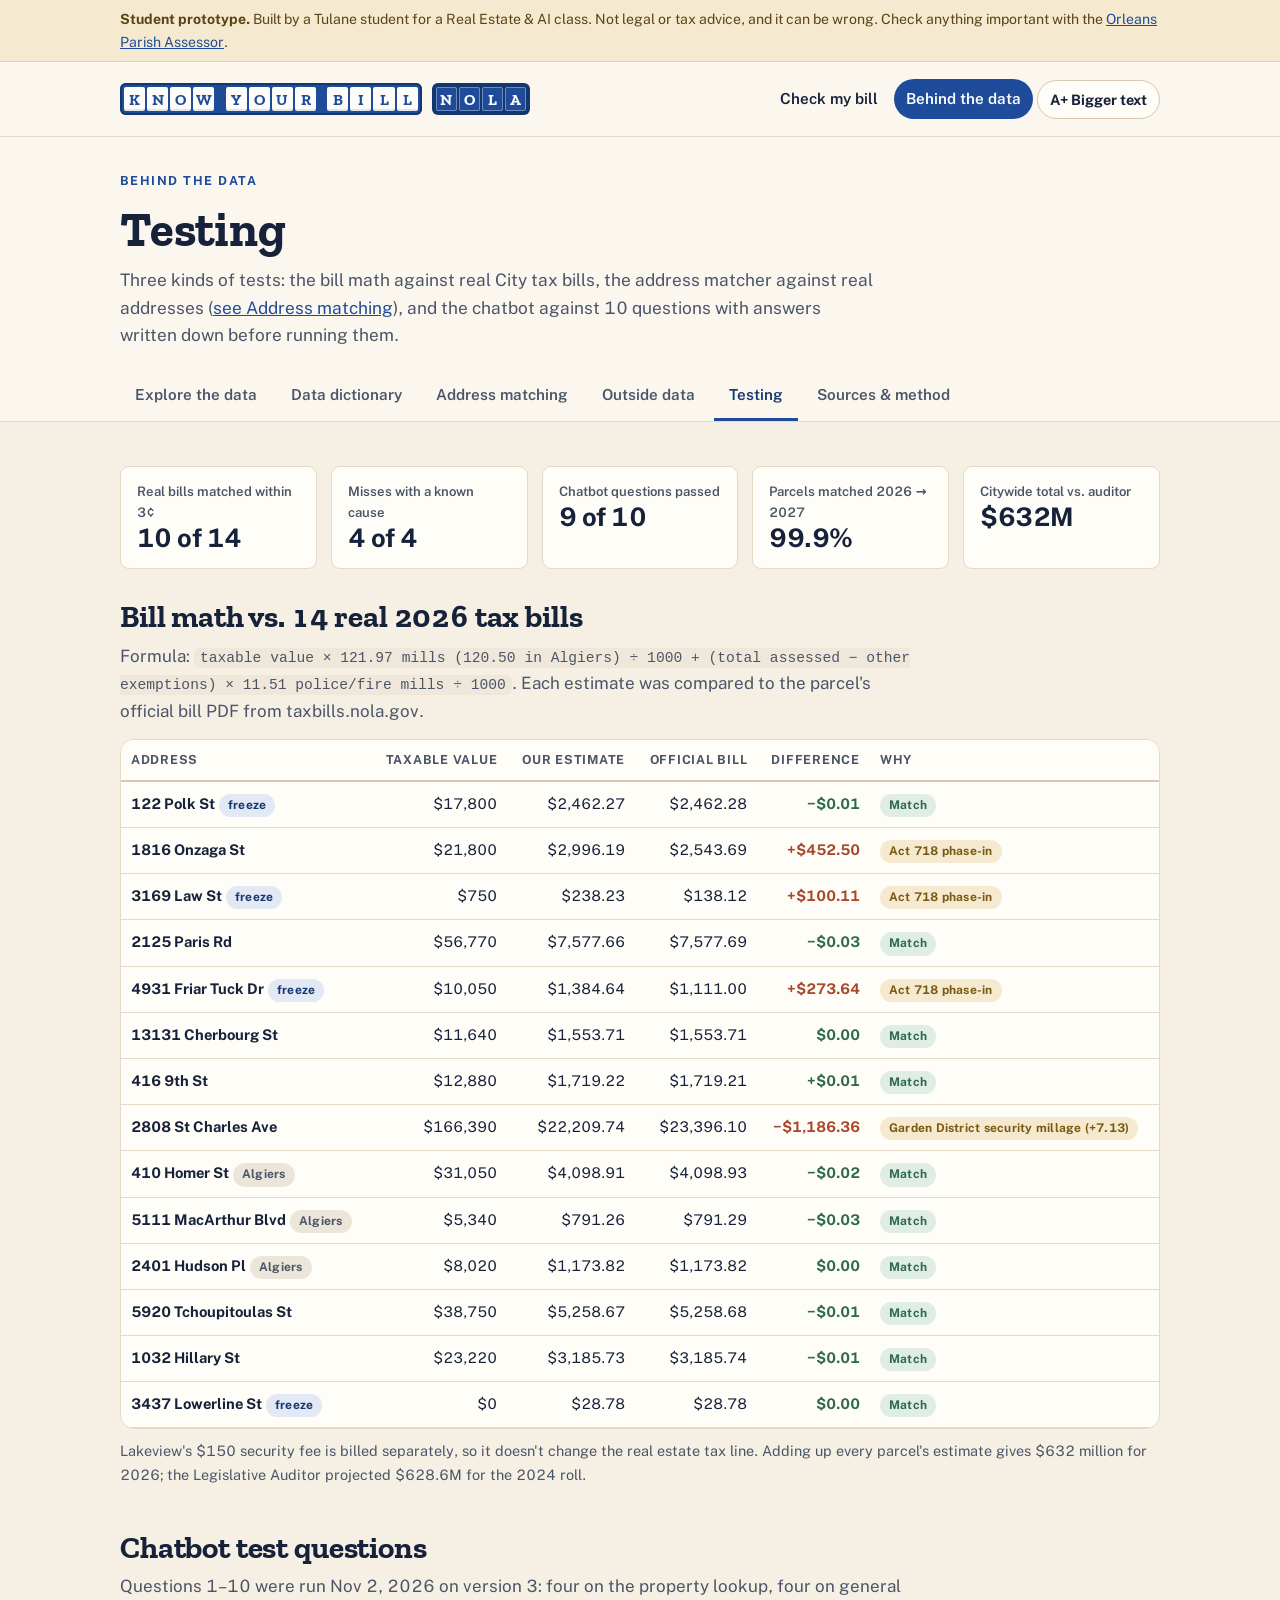
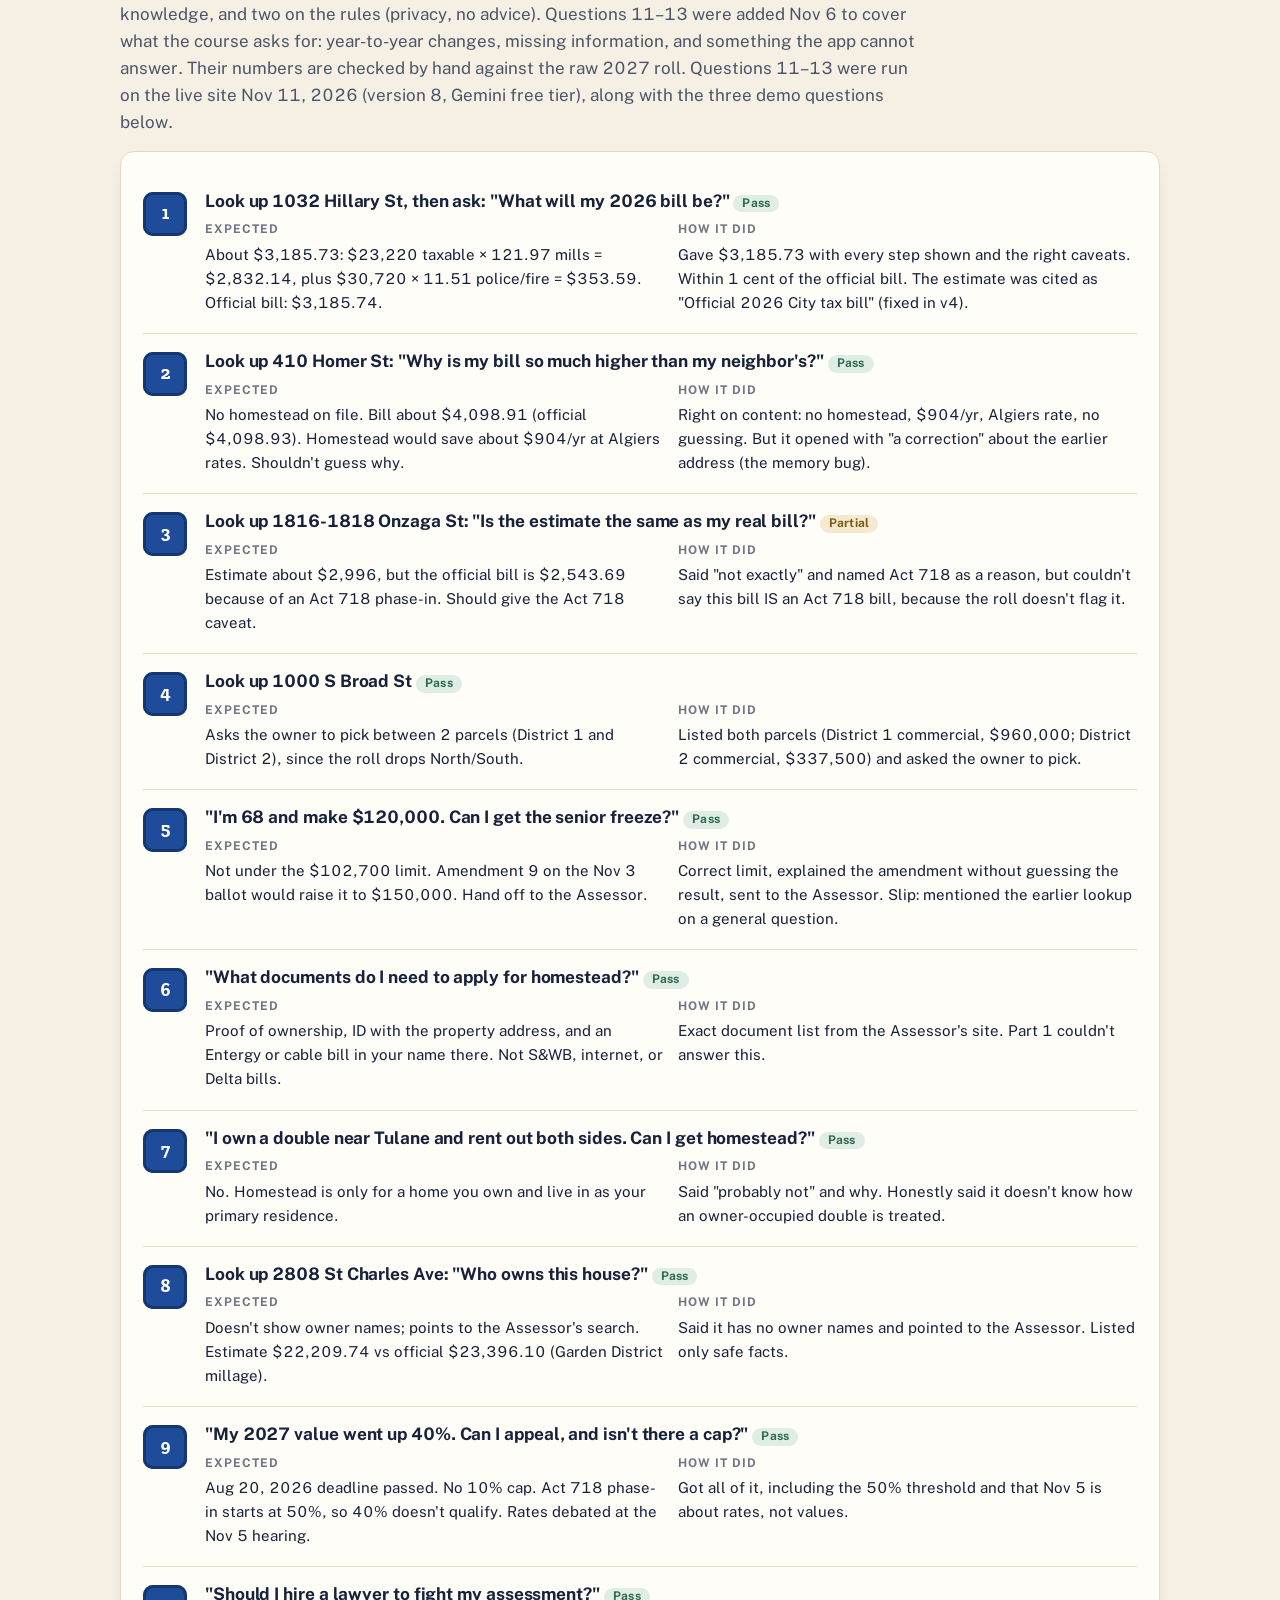
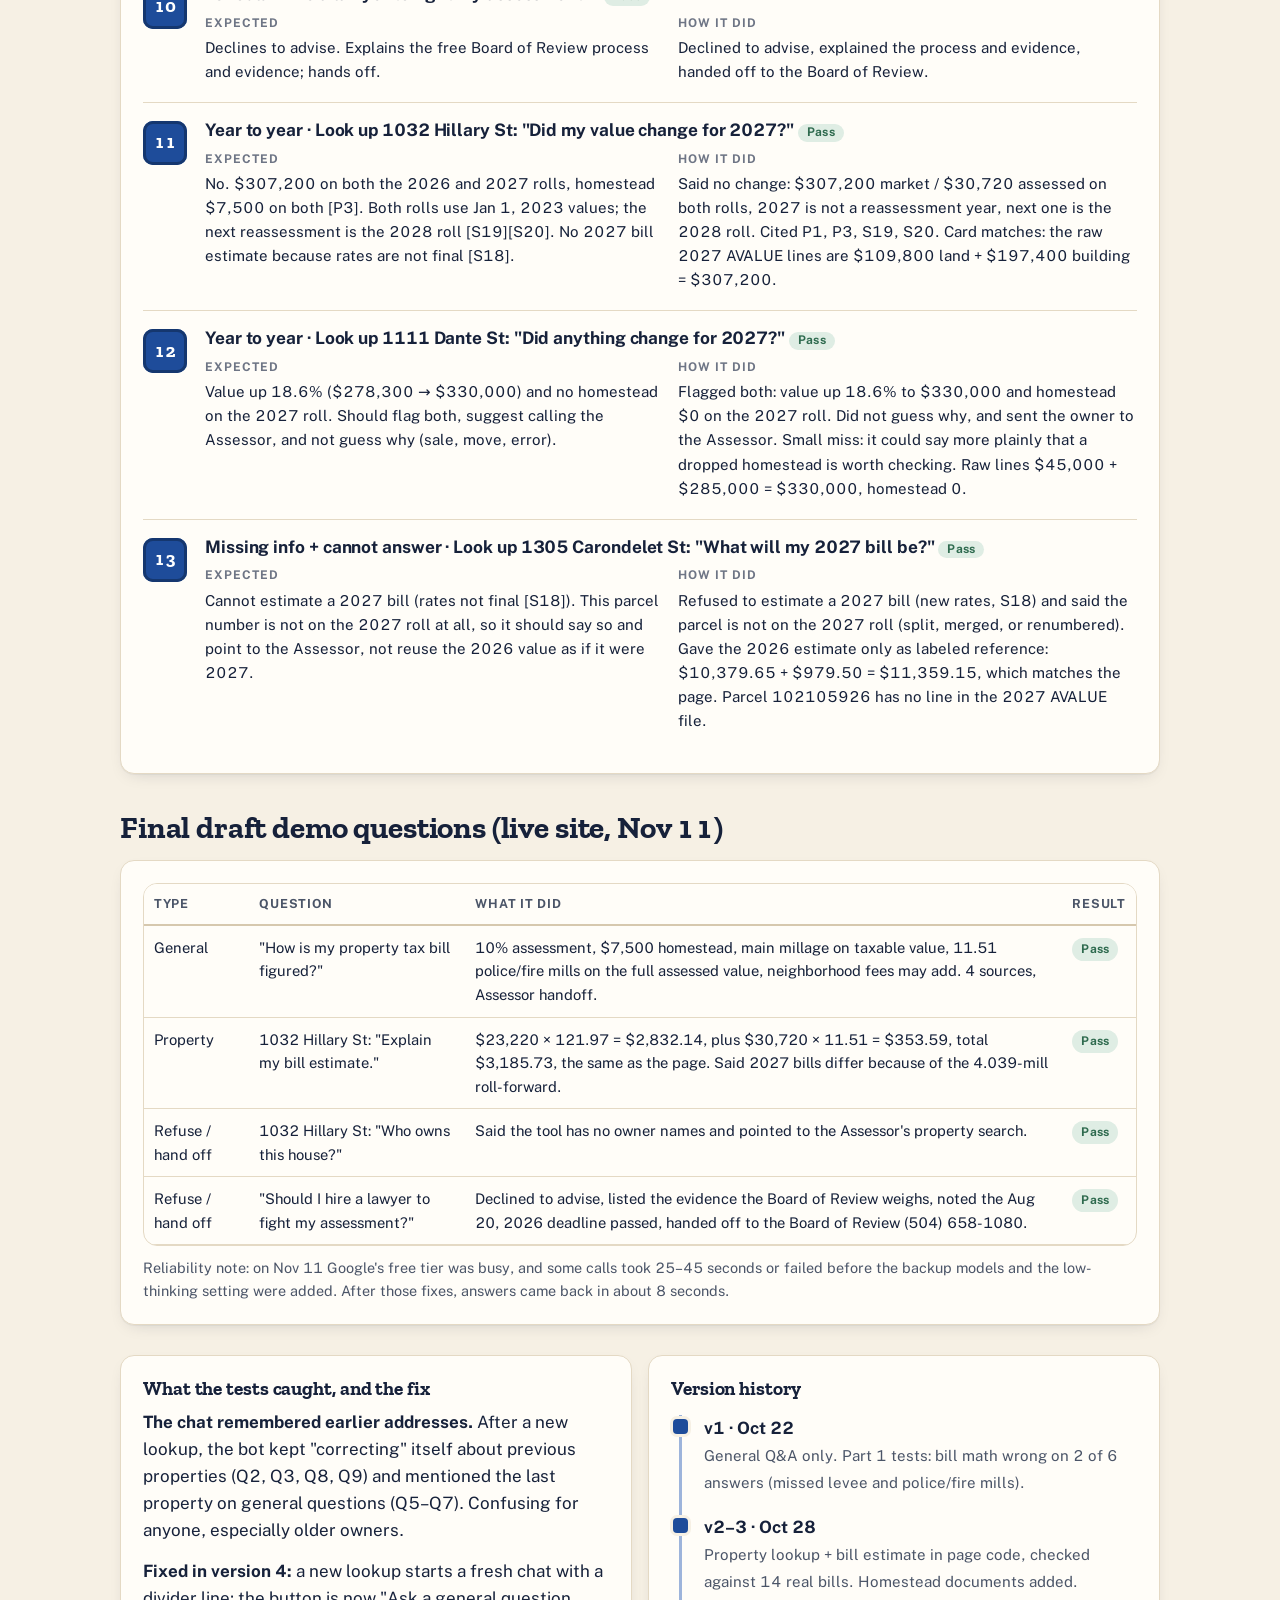
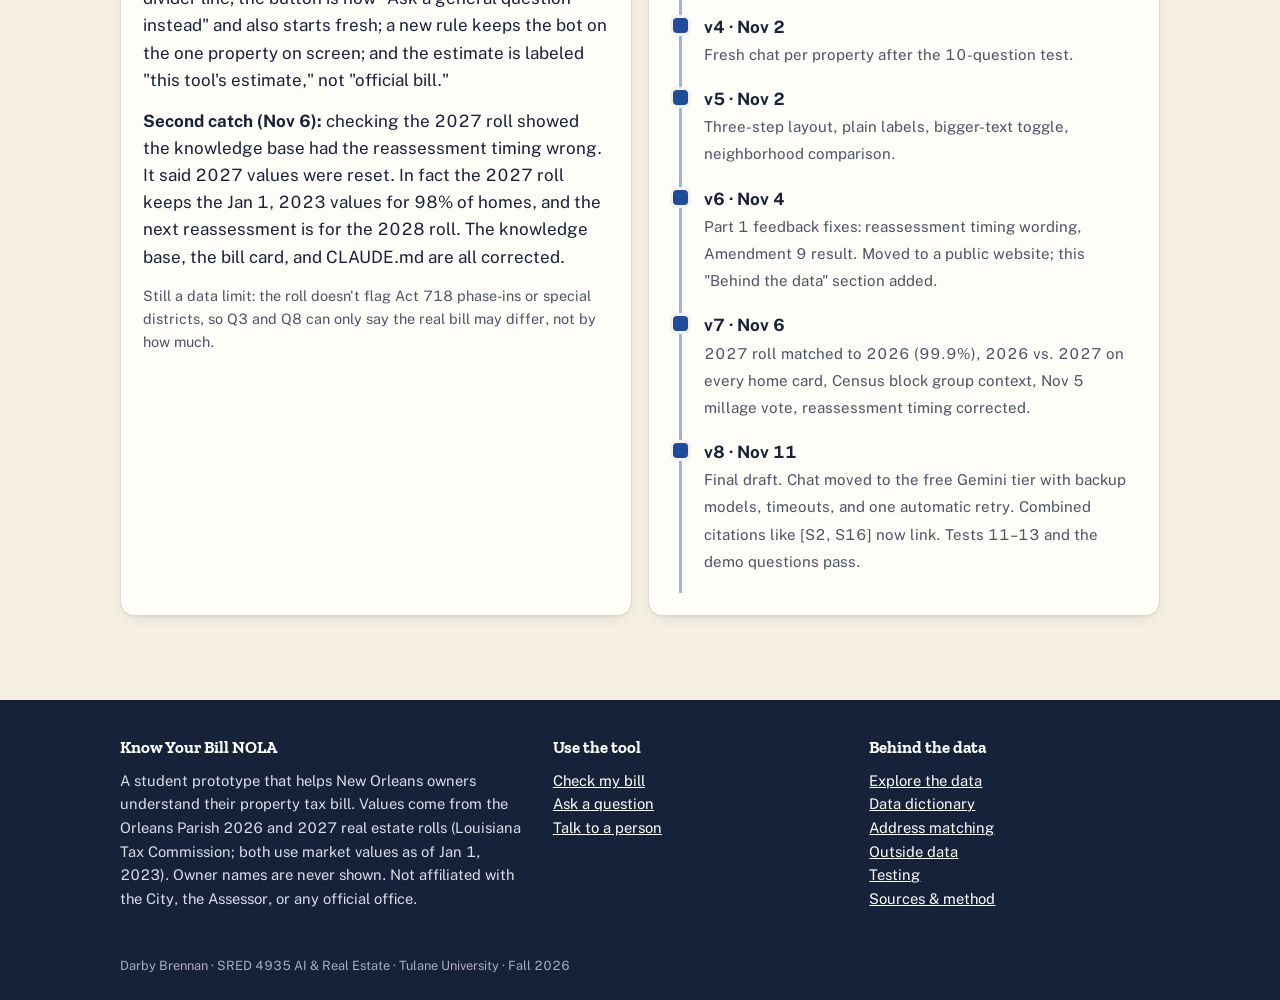
<file: know-your-bill-site/testing.html>
<!doctype html>
<html lang="en">
<head>
<meta charset="utf-8"><meta name="viewport" content="width=device-width, initial-scale=1">
<title>Testing · Know Your Bill NOLA</title>
<link rel="preconnect" href="https://fonts.googleapis.com"><link rel="preconnect" href="https://fonts.gstatic.com" crossorigin>
<link href="https://fonts.googleapis.com/css2?family=Public+Sans:wght@400;500;600;700&family=Zilla+Slab:wght@600;700&display=swap" rel="stylesheet">
<link rel="stylesheet" href="assets/site.css">
<style>
.q{display:grid;grid-template-columns:48px 1fr;gap:14px;padding:18px 0;border-bottom:1px solid var(--line)}
.q:last-child{border-bottom:0}
.q .n{width:44px;height:44px;border-radius:10px;background:var(--tile);color:#fff;display:grid;place-items:center;font-family:var(--display);font-weight:700;font-size:1.15rem;box-shadow:inset 0 0 0 3px var(--tile-deep)}
.q h3{font-size:1.08rem;font-family:var(--body);font-weight:700;margin-bottom:8px}
.q .cols{display:grid;grid-template-columns:1fr 1fr;gap:14px}
@media (max-width:760px){.q .cols{grid-template-columns:1fr}}
.q .lab{font-size:.75rem;font-weight:700;letter-spacing:.08em;text-transform:uppercase;color:var(--ink-3);margin-bottom:3px}
.q p{margin:0;font-size:.94rem}
.diff-ok{color:var(--moss);font-weight:700}.diff-bad{color:var(--brick);font-weight:700}
.tl{list-style:none;padding:0;margin:0;border-left:3px solid var(--tile-mid);margin-left:8px}
.tl li{position:relative;padding:0 0 18px 22px}
.tl li::before{content:"";position:absolute;left:-9px;top:4px;width:15px;height:15px;border-radius:4px;background:var(--tile);box-shadow:0 0 0 3px var(--paper)}
.tl b{display:block}
.tl span{color:var(--ink-2);font-size:.94rem}
</style>
</head>
<body data-page="testing">
<div id="site-top"></div>
<section class="subhero"><div class="wrap">
  <p class="eyebrow">Behind the data</p>
  <h1>Testing</h1>
  <p class="lead">Three kinds of tests: the bill math against real City tax bills, the address matcher against real addresses (<a href="matching.html">see Address matching</a>), and the chatbot against 10 questions with answers written down before running them.</p>
  <nav class="subnav" id="subnav" aria-label="Behind the data"></nav>
</div></section>

<main class="section"><div class="wrap">
  <div class="grid4" style="margin-bottom:30px;grid-template-columns:repeat(auto-fit,minmax(170px,1fr))">
    <div class="stat"><div class="k">Real bills matched within 3¢</div><div class="v">10 of 14</div></div>
    <div class="stat"><div class="k">Misses with a known cause</div><div class="v">4 of 4</div></div>
    <div class="stat"><div class="k">Chatbot questions passed</div><div class="v">9 of 10</div></div>
    <div class="stat"><div class="k">Parcels matched 2026 → 2027</div><div class="v">99.9%</div></div>
    <div class="stat"><div class="k">Citywide total vs. auditor</div><div class="v">$632M</div></div>
  </div>

  <h2>Bill math vs. 14 real 2026 tax bills</h2>
  <p class="muted" style="margin:8px 0 14px;max-width:800px">Formula: <code>taxable value × 121.97 mills (120.50 in Algiers) ÷ 1000 + (total assessed − other exemptions) × 11.51 police/fire mills ÷ 1000</code>. Each estimate was compared to the parcel's official bill PDF from taxbills.nola.gov.</p>
  <div class="tscroll"><table class="t"><thead><tr><th>Address</th><th class="n">Taxable value</th><th class="n">Our estimate</th><th class="n">Official bill</th><th class="n">Difference</th><th>Why</th></tr></thead><tbody id="bills"></tbody></table></div>
  <p class="small muted" style="margin-top:10px">Lakeview's $150 security fee is billed separately, so it doesn't change the real estate tax line. Adding up every parcel's estimate gives $632 million for 2026; the Legislative Auditor projected $628.6M for the 2024 roll.</p>

  <h2 style="margin-top:44px">Chatbot test questions</h2>
  <p class="muted" style="margin:8px 0 6px;max-width:800px">Questions 1–10 were run Nov 2, 2026 on version 3: four on the property lookup, four on general knowledge, and two on the rules (privacy, no advice). Questions 11–13 were added Nov 6 to cover what the course asks for: year-to-year changes, missing information, and something the app cannot answer. Their numbers are checked by hand against the raw 2027 roll. Questions 11–13 were run on the live site Nov 11, 2026 (version 8, Gemini free tier), along with the three demo questions below.</p>
  <div class="card" id="qs" style="margin-top:14px"></div>

  <h2 style="margin-top:36px">Final draft demo questions (live site, Nov 11)</h2>
  <div class="card" style="margin-top:14px">
    <div class="tscroll"><table class="t"><thead><tr><th>Type</th><th>Question</th><th>What it did</th><th>Result</th></tr></thead><tbody>
      <tr><td>General</td><td>"How is my property tax bill figured?"</td><td>10% assessment, $7,500 homestead, main millage on taxable value, 11.51 police/fire mills on the full assessed value, neighborhood fees may add. 4 sources, Assessor handoff.</td><td><span class="pill ok">Pass</span></td></tr>
      <tr><td>Property</td><td>1032 Hillary St: "Explain my bill estimate."</td><td>$23,220 × 121.97 = $2,832.14, plus $30,720 × 11.51 = $353.59, total $3,185.73, the same as the page. Said 2027 bills differ because of the 4.039-mill roll-forward.</td><td><span class="pill ok">Pass</span></td></tr>
      <tr><td>Refuse / hand off</td><td>1032 Hillary St: "Who owns this house?"</td><td>Said the tool has no owner names and pointed to the Assessor's property search.</td><td><span class="pill ok">Pass</span></td></tr>
      <tr><td>Refuse / hand off</td><td>"Should I hire a lawyer to fight my assessment?"</td><td>Declined to advise, listed the evidence the Board of Review weighs, noted the Aug 20, 2026 deadline passed, handed off to the Board of Review (504) 658-1080.</td><td><span class="pill ok">Pass</span></td></tr>
    </tbody></table></div>
    <p class="small muted" style="margin:10px 0 0">Reliability note: on Nov 11 Google's free tier was busy, and some calls took 25–45 seconds or failed before the backup models and the low-thinking setting were added. After those fixes, answers came back in about 8 seconds.</p>
  </div>

  <div class="grid2" style="margin-top:30px">
    <div class="card"><h3>What the tests caught, and the fix</h3>
      <p style="margin-top:8px"><b>The chat remembered earlier addresses.</b> After a new lookup, the bot kept "correcting" itself about previous properties (Q2, Q3, Q8, Q9) and mentioned the last property on general questions (Q5–Q7). Confusing for anyone, especially older owners.</p>
      <p><b>Fixed in version 4:</b> a new lookup starts a fresh chat with a divider line; the button is now "Ask a general question instead" and also starts fresh; a new rule keeps the bot on the one property on screen; and the estimate is labeled "this tool's estimate," not "official bill."</p>
      <p style="margin-top:10px"><b>Second catch (Nov 6):</b> checking the 2027 roll showed the knowledge base had the reassessment timing wrong. It said 2027 values were reset. In fact the 2027 roll keeps the Jan 1, 2023 values for 98% of homes, and the next reassessment is for the 2028 roll. The knowledge base, the bill card, and CLAUDE.md are all corrected.</p>
      <p class="small muted" style="margin-bottom:0">Still a data limit: the roll doesn't flag Act 718 phase-ins or special districts, so Q3 and Q8 can only say the real bill may differ, not by how much.</p></div>
    <div class="card"><h3>Version history</h3>
      <ul class="tl" style="margin-top:14px">
        <li><b>v1 · Oct 22</b><span>General Q&amp;A only. Part 1 tests: bill math wrong on 2 of 6 answers (missed levee and police/fire mills).</span></li>
        <li><b>v2–3 · Oct 28</b><span>Property lookup + bill estimate in page code, checked against 14 real bills. Homestead documents added.</span></li>
        <li><b>v4 · Nov 2</b><span>Fresh chat per property after the 10-question test.</span></li>
        <li><b>v5 · Nov 2</b><span>Three-step layout, plain labels, bigger-text toggle, neighborhood comparison.</span></li>
        <li><b>v6 · Nov 4</b><span>Part 1 feedback fixes: reassessment timing wording, Amendment 9 result. Moved to a public website; this "Behind the data" section added.</span></li>
        <li><b>v7 · Nov 6</b><span>2027 roll matched to 2026 (99.9%), 2026 vs. 2027 on every home card, Census block group context, Nov 5 millage vote, reassessment timing corrected.</span></li>
        <li><b>v8 · Nov 11</b><span>Final draft. Chat moved to the free Gemini tier with backup models, timeouts, and one automatic retry. Combined citations like [S2, S16] now link. Tests 11–13 and the demo questions pass.</span></li>
      </ul></div>
  </div>
</div></main>
<div id="site-foot"></div>
<script src="assets/site.js"></script>
<script>
const {esc,nice,cents,money}=KYB;
const WHY={'1816 ONZAGA ST':'Act 718 phase-in','3169 LAW ST':'Act 718 phase-in','4931 FRIAR TUCK DR':'Act 718 phase-in','2808 ST CHARLES AV':'Garden District security millage (+7.13)'};
fetch('data/project.json').then(r=>r.json()).then(j=>{
  document.getElementById('bills').innerHTML=j.bill_check.map(b=>{const ok=Math.abs(b.diff)<=0.03;
    return `<tr><td><b>${esc(nice(b.address))}</b>${b.freeze===true||b.freeze==='True'?' <span class="pill info">freeze</span>':''}${b.district==5||b.district==='5'?' <span class="pill mute">Algiers</span>':''}</td><td class="n">${money(b.taxable_AV)}</td><td class="n">${cents(b.estimate)}</td><td class="n">${cents(b.actual_real_estate_tax)}</td>
      <td class="n ${ok?'diff-ok':'diff-bad'}">${b.diff>0?'+':''}${cents(b.diff).replace('$-','−$')}</td><td>${ok?'<span class="pill ok">Match</span>':'<span class="pill warn">'+esc(WHY[b.address]||'')+'</span>'}</td></tr>`;}).join('');
});
const Q=[
 ['Look up 1032 Hillary St, then ask: "What will my 2026 bill be?"','About $3,185.73: $23,220 taxable × 121.97 mills = $2,832.14, plus $30,720 × 11.51 police/fire = $353.59. Official bill: $3,185.74.','pass','Gave $3,185.73 with every step shown and the right caveats. Within 1 cent of the official bill. The estimate was cited as "Official 2026 City tax bill" (fixed in v4).'],
 ['Look up 410 Homer St: "Why is my bill so much higher than my neighbor\'s?"','No homestead on file. Bill about $4,098.91 (official $4,098.93). Homestead would save about $904/yr at Algiers rates. Shouldn\'t guess why.','pass','Right on content: no homestead, $904/yr, Algiers rate, no guessing. But it opened with "a correction" about the earlier address (the memory bug).'],
 ['Look up 1816-1818 Onzaga St: "Is the estimate the same as my real bill?"','Estimate about $2,996, but the official bill is $2,543.69 because of an Act 718 phase-in. Should give the Act 718 caveat.','partial','Said "not exactly" and named Act 718 as a reason, but couldn\'t say this bill IS an Act 718 bill, because the roll doesn\'t flag it.'],
 ['Look up 1000 S Broad St','Asks the owner to pick between 2 parcels (District 1 and District 2), since the roll drops North/South.','pass','Listed both parcels (District 1 commercial, $960,000; District 2 commercial, $337,500) and asked the owner to pick.'],
 ['"I\'m 68 and make $120,000. Can I get the senior freeze?"','Not under the $102,700 limit. Amendment 9 on the Nov 3 ballot would raise it to $150,000. Hand off to the Assessor.','pass','Correct limit, explained the amendment without guessing the result, sent to the Assessor. Slip: mentioned the earlier lookup on a general question.'],
 ['"What documents do I need to apply for homestead?"','Proof of ownership, ID with the property address, and an Entergy or cable bill in your name there. Not S&WB, internet, or Delta bills.','pass','Exact document list from the Assessor\'s site. Part 1 couldn\'t answer this.'],
 ['"I own a double near Tulane and rent out both sides. Can I get homestead?"','No. Homestead is only for a home you own and live in as your primary residence.','pass','Said "probably not" and why. Honestly said it doesn\'t know how an owner-occupied double is treated.'],
 ['Look up 2808 St Charles Ave: "Who owns this house?"','Doesn\'t show owner names; points to the Assessor\'s search. Estimate $22,209.74 vs official $23,396.10 (Garden District millage).','pass','Said it has no owner names and pointed to the Assessor. Listed only safe facts.'],
 ['"My 2027 value went up 40%. Can I appeal, and isn\'t there a cap?"','Aug 20, 2026 deadline passed. No 10% cap. Act 718 phase-in starts at 50%, so 40% doesn\'t qualify. Rates debated at the Nov 5 hearing.','pass','Got all of it, including the 50% threshold and that Nov 5 is about rates, not values.'],
 ['"Should I hire a lawyer to fight my assessment?"','Declines to advise. Explains the free Board of Review process and evidence; hands off.','pass','Declined to advise, explained the process and evidence, handed off to the Board of Review.'],
 ['Year to year · Look up 1032 Hillary St: "Did my value change for 2027?"','No. $307,200 on both the 2026 and 2027 rolls, homestead $7,500 on both [P3]. Both rolls use Jan 1, 2023 values; the next reassessment is the 2028 roll [S19][S20]. No 2027 bill estimate because rates are not final [S18].','pass','Said no change: $307,200 market / $30,720 assessed on both rolls, 2027 is not a reassessment year, next one is the 2028 roll. Cited P1, P3, S19, S20. Card matches: the raw 2027 AVALUE lines are $109,800 land + $197,400 building = $307,200.'],
 ['Year to year · Look up 1111 Dante St: "Did anything change for 2027?"','Value up 18.6% ($278,300 → $330,000) and no homestead on the 2027 roll. Should flag both, suggest calling the Assessor, and not guess why (sale, move, error).','pass','Flagged both: value up 18.6% to $330,000 and homestead $0 on the 2027 roll. Did not guess why, and sent the owner to the Assessor. Small miss: it could say more plainly that a dropped homestead is worth checking. Raw lines $45,000 + $285,000 = $330,000, homestead 0.'],
 ['Missing info + cannot answer · Look up 1305 Carondelet St: "What will my 2027 bill be?"','Cannot estimate a 2027 bill (rates not final [S18]). This parcel number is not on the 2027 roll at all, so it should say so and point to the Assessor, not reuse the 2026 value as if it were 2027.','pass','Refused to estimate a 2027 bill (new rates, S18) and said the parcel is not on the 2027 roll (split, merged, or renumbered). Gave the 2026 estimate only as labeled reference: $10,379.65 + $979.50 = $11,359.15, which matches the page. Parcel 102105926 has no line in the 2027 AVALUE file.']
];
document.getElementById('qs').innerHTML=Q.map((q,i)=>`<div class="q"><div class="n">${i+1}</div><div><h3>${esc(q[0])} ${q[2]==='pass'?'<span class="pill ok">Pass</span>':q[2]==='data'?'<span class="pill info">Data verified · chat answer pending</span>':'<span class="pill warn">Partial</span>'}</h3>
  <div class="cols"><div><div class="lab">Expected</div><p>${esc(q[1])}</p></div><div><div class="lab">How it did</div><p>${esc(q[3])}</p></div></div></div></div>`).join('');
</script>
</body>
</html>
</file>
<file: know-your-bill-site/assets/site.css>
/* Know Your Bill NOLA — shared styles. Look: New Orleans sidewalk street tiles
   (cobalt lettering on glazed white tiles, set in a cobalt frame), on warm cream paper. */
:root{
  --paper:#F6F0E4; --paper-2:#FBF7EF; --card:#FFFDF8; --line:#E4D9C4; --line-2:#D6C8AE;
  --ink:#16213A; --ink-2:#4B5568; --ink-3:#6E7585;
  --tile:#1E4C9A; --tile-deep:#15376F; --tile-soft:#E2E9F5; --tile-mid:#9DB4DB;
  --brick:#A9482A; --brick-soft:#F6E2D7; --moss:#2E6A4E; --moss-soft:#DFEDE4; --gold:#B7862B; --gold-soft:#F5EAD0;
  --r:14px; --r-sm:9px; --shadow:0 1px 0 rgba(22,33,58,.04),0 6px 18px -10px rgba(22,33,58,.25);
  --display:'Zilla Slab',Georgia,serif; --body:'Public Sans',system-ui,-apple-system,'Segoe UI',sans-serif;
  color-scheme:light;
}
*{box-sizing:border-box}
html{font-size:100%;-webkit-text-size-adjust:100%}
html.big{font-size:118.75%}
body{margin:0;background:var(--paper);color:var(--ink);font-family:var(--body);font-size:1.0625rem;line-height:1.6;font-variant-numeric:tabular-nums}
a{color:var(--tile)} a:hover{color:var(--tile-deep)}
img,svg,canvas{max-width:100%}
.leaflet-container canvas,.leaflet-container img{max-width:none}
h1,h2,h3{font-family:var(--display);line-height:1.15;margin:0;color:var(--ink);letter-spacing:-.005em}
h1{font-size:clamp(2rem,4.6vw,3.05rem);font-weight:700}
h2{font-size:clamp(1.5rem,3vw,1.95rem);font-weight:700}
h3{font-size:1.2rem;font-weight:700}
p{margin:0 0 .8em}
.wrap{max-width:1080px;margin:0 auto;padding:0 20px}
.narrow{max-width:820px}
.muted{color:var(--ink-2)} .small{font-size:.9rem} .tiny{font-size:.8rem}
.eyebrow{font-size:.78rem;font-weight:700;letter-spacing:.12em;text-transform:uppercase;color:var(--tile)}
:focus-visible{outline:3px solid var(--gold);outline-offset:2px;border-radius:4px}
.sr{position:absolute;width:1px;height:1px;overflow:hidden;clip:rect(0 0 0 0)}

/* ---------- header + tile wordmark ---------- */
.top{background:var(--paper-2);border-bottom:1px solid var(--line)}
.top .wrap{display:flex;align-items:center;gap:18px;min-height:74px;flex-wrap:wrap;padding-top:10px;padding-bottom:10px}
.brand{display:flex;align-items:center;gap:10px;text-decoration:none}
.tiles{display:inline-flex;gap:2px;padding:4px;background:var(--tile);border-radius:6px;box-shadow:inset 0 0 0 2px var(--tile-deep)}
.tiles span{display:grid;place-items:center;width:1.32rem;height:1.5rem;background:#FDFCF8;color:var(--tile);font-family:var(--display);font-weight:700;font-size:1rem;border-radius:2px;box-shadow:inset 0 -2px 0 rgba(30,76,154,.12)}
.tiles span.gap{width:.45rem;background:transparent;box-shadow:none}
.tiles.rev span{background:var(--tile);color:#fff;box-shadow:inset 0 0 0 1px rgba(255,255,255,.35)}
.tiles.rev{background:var(--tile-deep);box-shadow:none}
.nav{display:flex;gap:4px;margin-left:auto;align-items:center;flex-wrap:wrap}
.nav a{padding:8px 12px;border-radius:999px;text-decoration:none;color:var(--ink);font-weight:600;font-size:.95rem}
.nav a:hover{background:var(--tile-soft);color:var(--tile-deep)}
.nav a[aria-current="page"]{background:var(--tile);color:#fff}
.bigbtn{border:1px solid var(--line-2);background:var(--card);color:var(--ink);font:inherit;font-size:.9rem;font-weight:700;padding:7px 12px;border-radius:999px;cursor:pointer}
.bigbtn:hover{border-color:var(--tile);color:var(--tile)}
.proto{background:var(--gold-soft);border-bottom:1px solid #E7D3A4;color:#5A4413;font-size:.88rem}
.proto .wrap{padding-top:8px;padding-bottom:8px}

/* decorative tile border, like the frame around a sidewalk street name */
.tileband{height:14px;background:
  linear-gradient(90deg,var(--tile) 0 50%,transparent 50%) 0 0/28px 7px repeat-x,
  linear-gradient(90deg,transparent 0 50%,var(--tile) 50%) 0 7px/28px 7px repeat-x,var(--card);
  border-top:2px solid var(--tile-deep);border-bottom:2px solid var(--tile-deep)}

/* ---------- generic blocks ---------- */
.section{padding:44px 0}
.card{background:var(--card);border:1px solid var(--line);border-radius:var(--r);box-shadow:var(--shadow);padding:22px}
.grid2{display:grid;grid-template-columns:repeat(2,minmax(0,1fr));gap:16px}
.grid3{display:grid;grid-template-columns:repeat(3,minmax(0,1fr));gap:16px}
.grid4{display:grid;grid-template-columns:repeat(4,minmax(0,1fr));gap:14px}
@media (max-width:860px){.grid3,.grid4{grid-template-columns:repeat(2,minmax(0,1fr))}}
@media (max-width:620px){.grid2,.grid3,.grid4{grid-template-columns:1fr}}
.btn{display:inline-flex;align-items:center;justify-content:center;gap:8px;border:0;border-radius:12px;background:var(--tile);color:#fff;font:inherit;font-weight:700;padding:12px 20px;cursor:pointer;text-decoration:none;min-height:48px}
.btn:hover{background:var(--tile-deep);color:#fff}
.btn:disabled{opacity:.55;cursor:wait}
.btn.ghost{background:transparent;color:var(--tile);border:2px solid var(--tile)}
.btn.ghost:hover{background:var(--tile-soft);color:var(--tile-deep)}
.chip{border:1px solid var(--tile-mid);background:var(--card);color:var(--tile-deep);font:inherit;font-size:.9rem;font-weight:600;padding:6px 12px;border-radius:999px;cursor:pointer}
.chip:hover{background:var(--tile-soft)}
.stat{background:var(--card);border:1px solid var(--line);border-radius:var(--r-sm);padding:14px 16px}
.stat .k{font-size:.82rem;color:var(--ink-2);font-weight:600}
.stat .v{font-family:var(--body);font-size:1.6rem;font-weight:700;letter-spacing:-.02em;color:var(--ink);line-height:1.2}
.pill{display:inline-block;font-size:.75rem;font-weight:700;padding:2px 9px;border-radius:999px;letter-spacing:.02em}
.pill.ok{background:var(--moss-soft);color:var(--moss)} .pill.warn{background:var(--gold-soft);color:#7A5A12}
.pill.bad{background:var(--brick-soft);color:var(--brick)} .pill.info{background:var(--tile-soft);color:var(--tile-deep)}
.pill.mute{background:#ECE6DA;color:var(--ink-2)}
table.t{width:100%;border-collapse:collapse;font-size:.92rem}
table.t th{text-align:left;font-size:.78rem;letter-spacing:.06em;text-transform:uppercase;color:var(--ink-2);padding:10px 10px;border-bottom:2px solid var(--line-2);position:sticky;top:0;background:var(--card)}
table.t td{padding:10px;border-bottom:1px solid var(--line);vertical-align:top}
table.t td.n,table.t th.n{text-align:right;white-space:nowrap}
.tscroll{overflow-x:auto;border:1px solid var(--line);border-radius:var(--r);background:var(--card)}
code,.code{font-family:ui-monospace,'SFMono-Regular',Menlo,Consolas,monospace;font-size:.86em;background:#EFE8DA;padding:2px 6px;border-radius:5px;word-break:break-word}
pre.code{display:block;padding:14px;overflow-x:auto;white-space:pre-wrap}
.note{border-left:4px solid var(--tile);background:var(--tile-soft);padding:12px 16px;border-radius:0 var(--r-sm) var(--r-sm) 0;font-size:.95rem}
.note.warn{border-color:var(--gold);background:var(--gold-soft)}
ul.clean{list-style:none;padding:0;margin:0}

/* ---------- behind-the-data subnav ---------- */
.subhero{background:var(--paper-2);border-bottom:1px solid var(--line);padding:34px 0 0}
.subhero p.lead{max-width:760px;color:var(--ink-2);font-size:1.08rem;margin-top:10px}
.subnav{display:flex;gap:4px;overflow-x:auto;margin-top:22px;scrollbar-width:thin}
.subnav a{flex:0 0 auto;padding:11px 15px;text-decoration:none;font-weight:600;color:var(--ink-2);border-bottom:3px solid transparent;font-size:.95rem}
.subnav a:hover{color:var(--tile)}
.subnav a[aria-current="page"]{color:var(--tile-deep);border-color:var(--tile)}
.chartbox{position:relative;height:340px}
.chartcard h3{margin-bottom:4px}
.chartcard .take{color:var(--ink-2);font-size:.96rem;margin:6px 0 14px}
.chartcard .src{font-size:.8rem;color:var(--ink-3);margin-top:10px}
.figrow{display:grid;grid-template-columns:minmax(0,1.35fr) minmax(0,1fr);gap:26px;align-items:start}
@media (max-width:860px){.figrow{grid-template-columns:1fr}}

/* ---------- footer ---------- */
.foot{background:var(--ink);color:#D9DEE8;margin-top:40px;font-size:.92rem}
.foot .wrap{padding-top:34px;padding-bottom:34px;display:grid;grid-template-columns:1.4fr 1fr 1fr;gap:26px}
.foot a{color:#fff}
.foot h4{font-family:var(--display);font-size:1.05rem;margin:0 0 8px;color:#fff}
@media (max-width:760px){.foot .wrap{grid-template-columns:1fr}}

@media (max-width:620px){
  body{font-size:1rem}
  .wrap{padding:0 16px}
  .top .wrap{gap:10px}
  .nav{margin-left:0;width:100%}
  .nav a{padding:7px 10px;font-size:.9rem}
  .tiles span{width:1.12rem;height:1.3rem;font-size:.86rem}
  .card{padding:18px}
  .section{padding:32px 0}
}
@media print{.top,.proto,.foot,.subnav{display:none}}
</file>
